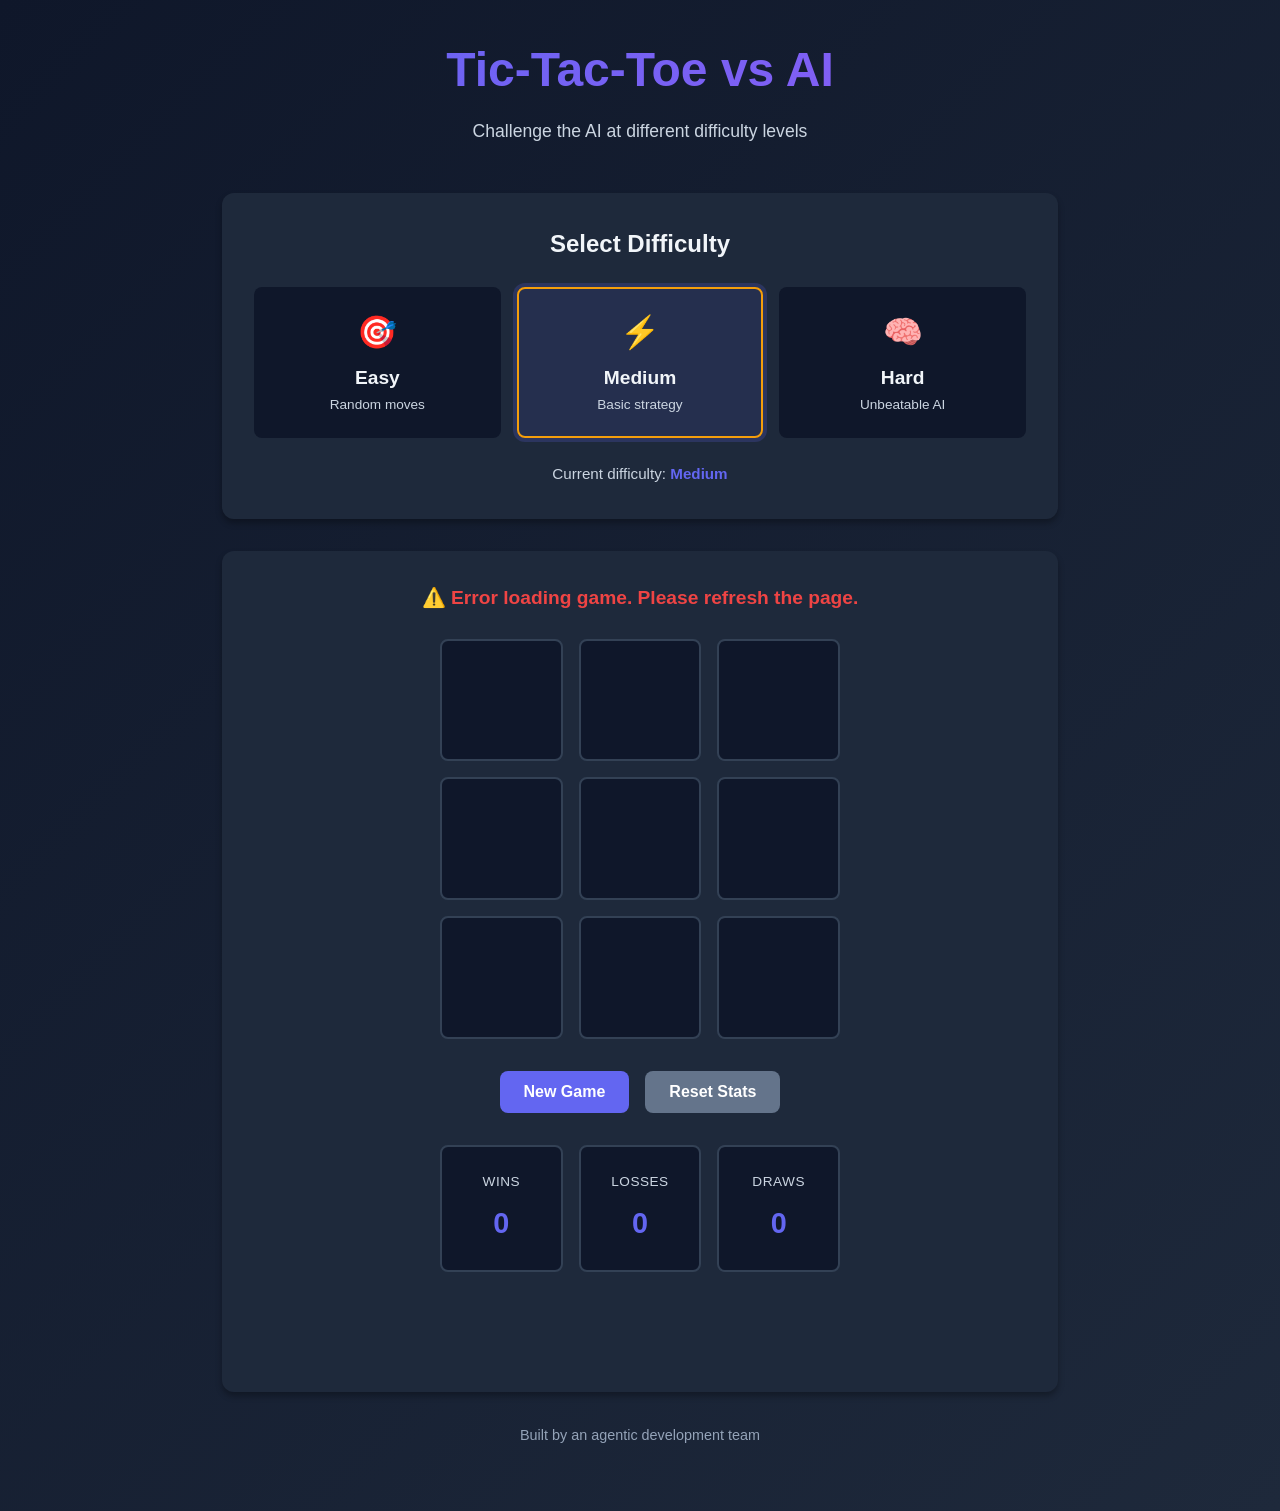
<file: index.html>
<!DOCTYPE html>
<html lang="en">
<head>
    <meta charset="UTF-8">
    <meta name="viewport" content="width=device-width, initial-scale=1.0">
    <title>Tic-Tac-Toe vs AI</title>
    <link rel="stylesheet" href="css/styles.css">
</head>
<body>
    <div class="container">
        <header>
            <h1>Tic-Tac-Toe vs AI</h1>
            <p class="subtitle">Challenge the AI at different difficulty levels</p>
        </header>

        <main>
            <!-- Difficulty Selector Component -->
            <section class="difficulty-selector" role="radiogroup" aria-labelledby="difficulty-label">
                <h2 id="difficulty-label">Select Difficulty</h2>
                <div class="difficulty-options">
                    <button 
                        type="button" 
                        class="difficulty-btn" 
                        data-difficulty="easy"
                        role="radio"
                        aria-checked="false"
                        aria-label="Easy difficulty - AI makes random moves"
                    >
                        <span class="difficulty-icon">🎯</span>
                        <span class="difficulty-name">Easy</span>
                        <span class="difficulty-desc">Random moves</span>
                    </button>
                    
                    <button 
                        type="button" 
                        class="difficulty-btn active" 
                        data-difficulty="medium"
                        role="radio"
                        aria-checked="true"
                        aria-label="Medium difficulty - AI uses basic strategy"
                    >
                        <span class="difficulty-icon">⚡</span>
                        <span class="difficulty-name">Medium</span>
                        <span class="difficulty-desc">Basic strategy</span>
                    </button>
                    
                    <button 
                        type="button" 
                        class="difficulty-btn" 
                        data-difficulty="hard"
                        role="radio"
                        aria-checked="false"
                        aria-label="Hard difficulty - AI uses optimal minimax algorithm"
                    >
                        <span class="difficulty-icon">🧠</span>
                        <span class="difficulty-name">Hard</span>
                        <span class="difficulty-desc">Unbeatable AI</span>
                    </button>
                </div>
                <p class="difficulty-info" id="difficulty-info" aria-live="polite">
                    Current difficulty: <strong id="current-difficulty">Medium</strong>
                </p>
            </section>

            <!-- Game Board -->
            <section class="game-section">
                <div class="game-status" aria-live="polite" aria-atomic="true">
                    <p id="status-message">Your turn (X)</p>
                </div>

                <div class="game-board" role="grid" aria-label="Tic-tac-toe game board">
                    <button class="cell" data-index="0" aria-label="Cell 1"></button>
                    <button class="cell" data-index="1" aria-label="Cell 2"></button>
                    <button class="cell" data-index="2" aria-label="Cell 3"></button>
                    <button class="cell" data-index="3" aria-label="Cell 4"></button>
                    <button class="cell" data-index="4" aria-label="Cell 5"></button>
                    <button class="cell" data-index="5" aria-label="Cell 6"></button>
                    <button class="cell" data-index="6" aria-label="Cell 7"></button>
                    <button class="cell" data-index="7" aria-label="Cell 8"></button>
                    <button class="cell" data-index="8" aria-label="Cell 9"></button>
                </div>

                <div class="game-controls">
                    <button id="new-game-btn" class="btn btn-primary">
                        New Game
                    </button>
                    <button id="reset-stats-btn" class="btn btn-secondary">
                        Reset Stats
                    </button>
                </div>

                <!-- Score Display -->
                <div class="scoreboard">
                    <div class="score-item">
                        <span class="score-label">Wins</span>
                        <span class="score-value" id="wins">0</span>
                    </div>
                    <div class="score-item">
                        <span class="score-label">Losses</span>
                        <span class="score-value" id="losses">0</span>
                    </div>
                    <div class="score-item">
                        <span class="score-label">Draws</span>
                        <span class="score-value" id="draws">0</span>
                    </div>
                </div>

                <!-- Streak Counter -->
                <div class="streak-counter" id="streak-counter" aria-live="polite" aria-atomic="true">
                    <div class="streak-current">
                        <span class="streak-icon">🔥</span>
                        <span class="streak-label">Streak</span>
                        <span class="streak-value" id="current-streak">0</span>
                    </div>
                    <div class="streak-best">
                        <span class="streak-icon">⭐</span>
                        <span class="streak-label">Best</span>
                        <span class="streak-value" id="best-streak">0</span>
                    </div>
                </div>
            </section>
        </main>

        <footer>
            <p>Built by an agentic development team</p>
        </footer>
    </div>

    <!-- Difficulty Change Modal -->
    <div id="difficulty-modal" class="modal" role="dialog" aria-labelledby="modal-title" aria-modal="true" hidden>
        <div class="modal-content">
            <h3 id="modal-title">Change Difficulty?</h3>
            <p>Changing difficulty will restart the current game. Continue?</p>
            <div class="modal-actions">
                <button id="modal-confirm" class="btn btn-primary">Yes, Change</button>
                <button id="modal-cancel" class="btn btn-secondary">Cancel</button>
            </div>
        </div>
    </div>

    <script type="module" src="js/main.js"></script>
</body>
</html>
</file>
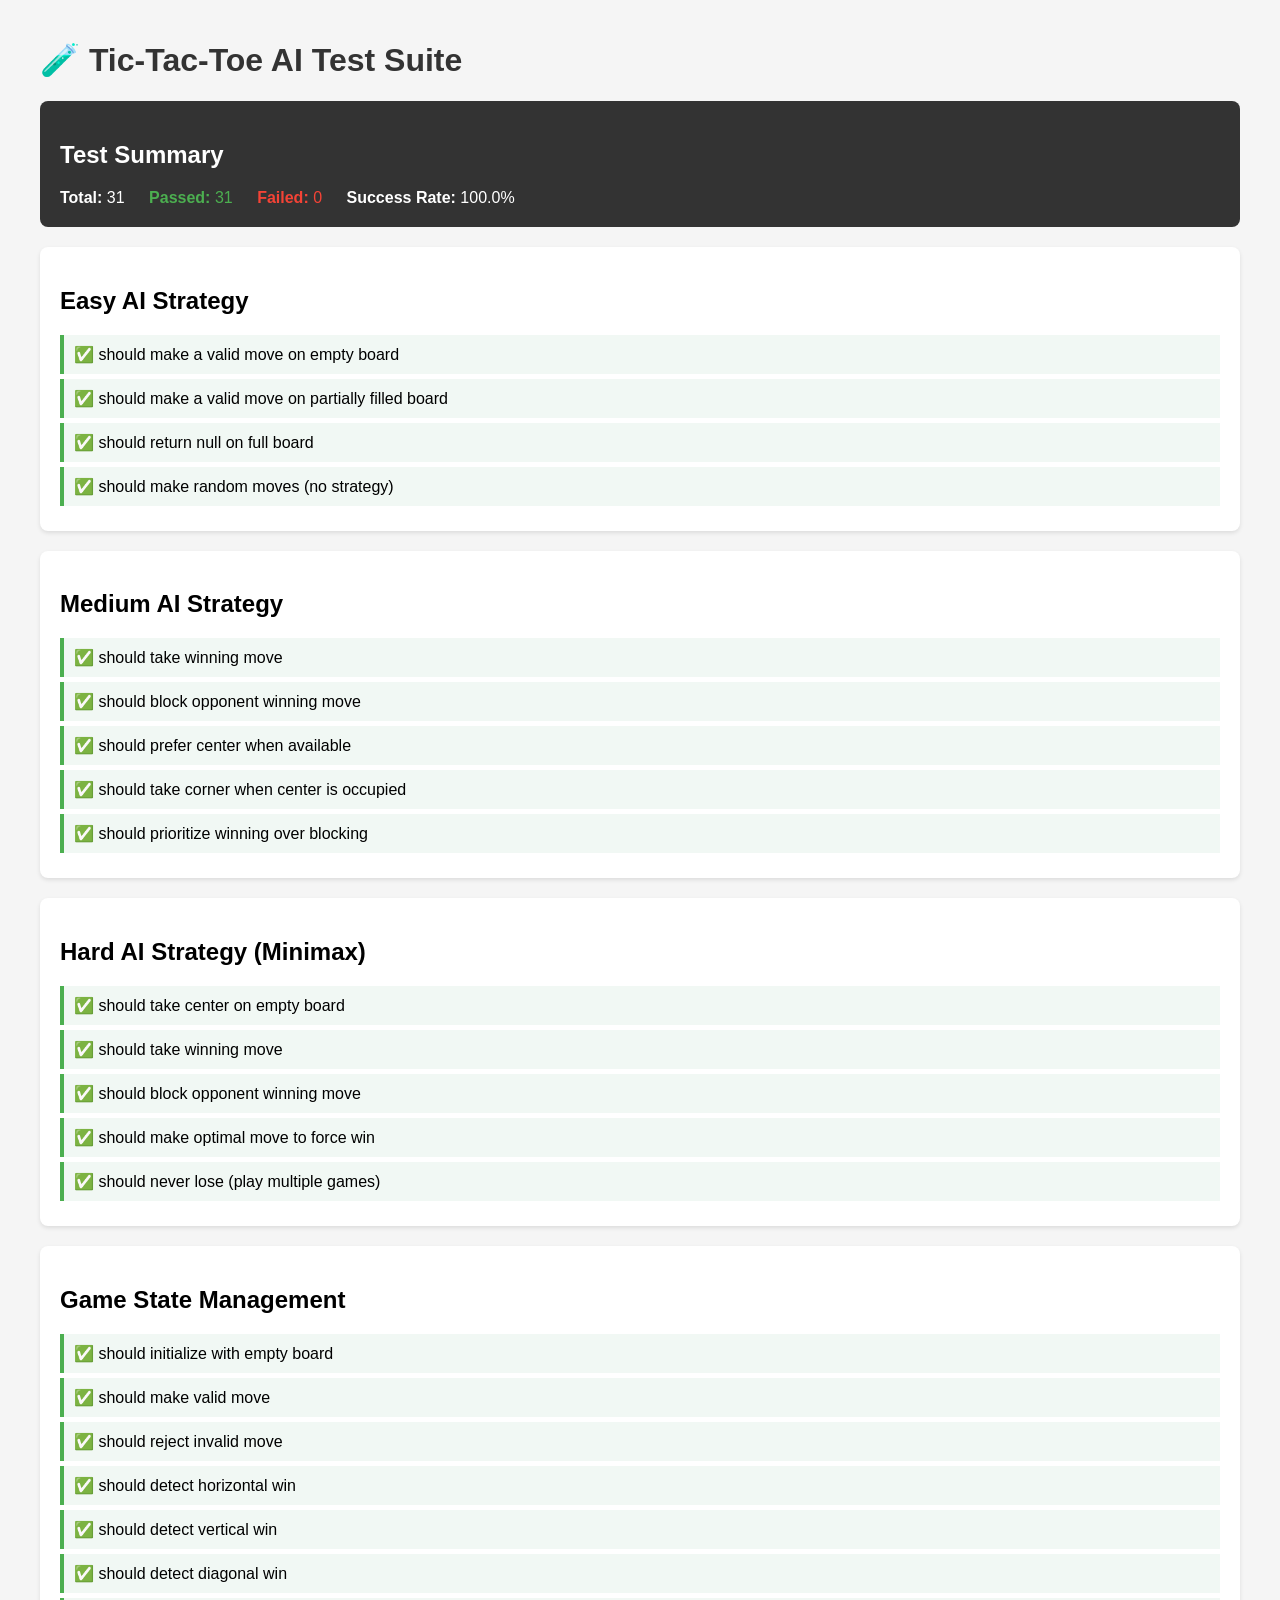
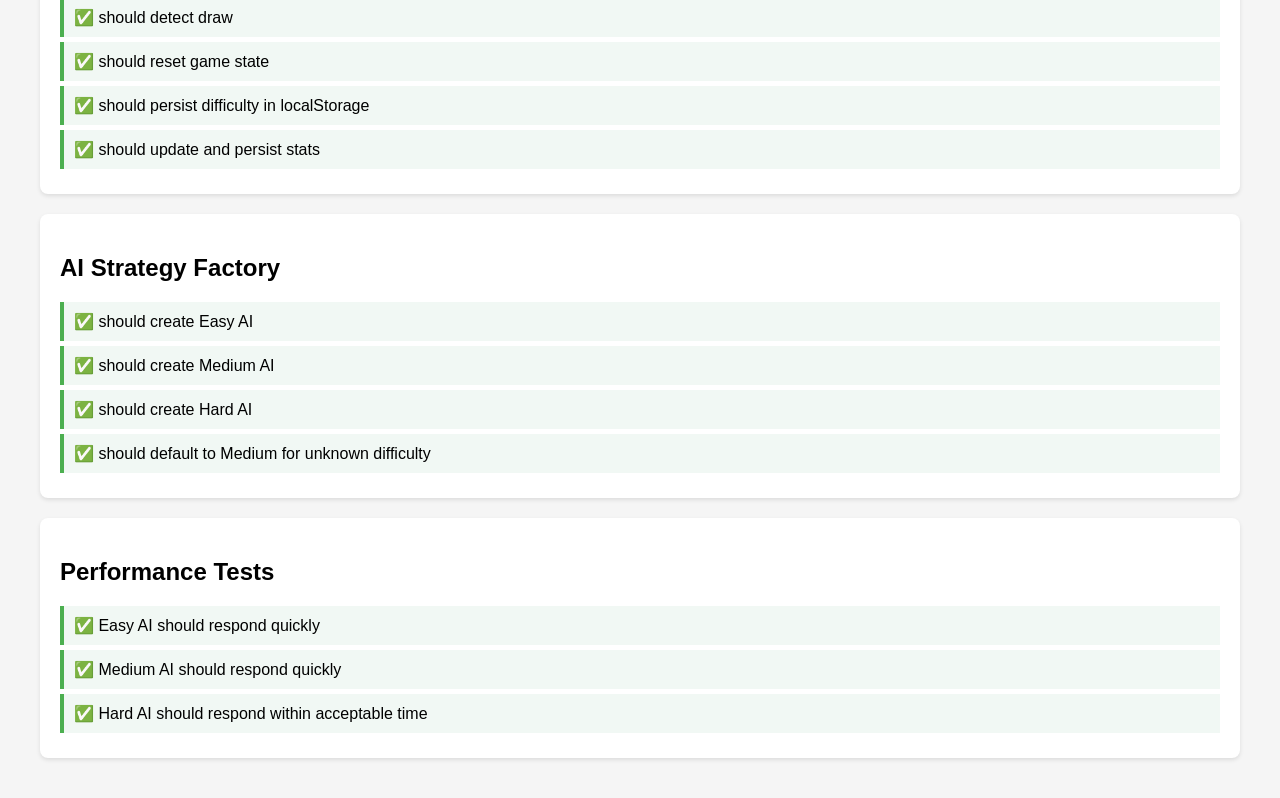
<file: tests/ai-strategies.test.html>
<!DOCTYPE html>
<html lang="en">
<head>
    <meta charset="UTF-8">
    <meta name="viewport" content="width=device-width, initial-scale=1.0">
    <title>Tic-Tac-Toe AI Tests</title>
    <style>
        body {
            font-family: -apple-system, BlinkMacSystemFont, 'Segoe UI', Roboto, sans-serif;
            max-width: 1200px;
            margin: 0 auto;
            padding: 20px;
            background: #f5f5f5;
        }
        h1 { color: #333; }
        .test-suite {
            background: white;
            border-radius: 8px;
            padding: 20px;
            margin-bottom: 20px;
            box-shadow: 0 2px 4px rgba(0,0,0,0.1);
        }
        .test-case {
            padding: 10px;
            margin: 5px 0;
            border-left: 4px solid #ddd;
            background: #fafafa;
        }
        .test-case.pass {
            border-left-color: #4caf50;
            background: #f1f8f4;
        }
        .test-case.fail {
            border-left-color: #f44336;
            background: #fef5f5;
        }
        .summary {
            background: #333;
            color: white;
            padding: 20px;
            border-radius: 8px;
            margin-bottom: 20px;
        }
        .summary-stat {
            display: inline-block;
            margin-right: 20px;
        }
        pre {
            background: #f5f5f5;
            padding: 10px;
            border-radius: 4px;
            overflow-x: auto;
        }
        .performance {
            background: #e3f2fd;
            padding: 15px;
            border-radius: 8px;
            margin-top: 10px;
        }
        .error { color: #f44336; }
        .success { color: #4caf50; }
    </style>
</head>
<body>
    <h1>🧪 Tic-Tac-Toe AI Test Suite</h1>
    <div id="summary" class="summary">
        <h2>Test Summary</h2>
        <div id="summary-content">Running tests...</div>
    </div>
    <div id="test-results"></div>

    <script type="module">
        import { AIStrategyFactory, EasyAI, MediumAI, HardAI } from '../js/ai-strategies.js';
        import { Game } from '../js/game.js';

        /**
         * Simple test framework
         */
        class TestRunner {
            constructor() {
                this.tests = [];
                this.passed = 0;
                this.failed = 0;
                this.suites = [];
            }

            suite(name, callback) {
                const suite = {
                    name,
                    tests: [],
                    beforeEach: null
                };
                this.suites.push(suite);
                
                const testContext = {
                    test: (testName, testFn) => {
                        suite.tests.push({ name: testName, fn: testFn });
                    },
                    beforeEach: (fn) => {
                        suite.beforeEach = fn;
                    }
                };

                callback(testContext);
            }

            async run() {
                const resultsDiv = document.getElementById('test-results');
                
                for (const suite of this.suites) {
                    const suiteDiv = document.createElement('div');
                    suiteDiv.className = 'test-suite';
                    suiteDiv.innerHTML = `<h2>${suite.name}</h2>`;
                    
                    for (const test of suite.tests) {
                        let testState = {};
                        if (suite.beforeEach) {
                            testState = suite.beforeEach();
                        }

                        const testDiv = document.createElement('div');
                        testDiv.className = 'test-case';
                        
                        try {
                            await test.fn(testState);
                            testDiv.classList.add('pass');
                            testDiv.innerHTML = `✅ ${test.name}`;
                            this.passed++;
                        } catch (error) {
                            testDiv.classList.add('fail');
                            testDiv.innerHTML = `
                                ❌ ${test.name}
                                <pre class="error">${error.message}</pre>
                            `;
                            this.failed++;
                        }
                        
                        suiteDiv.appendChild(testDiv);
                    }
                    
                    resultsDiv.appendChild(suiteDiv);
                }

                this.displaySummary();
            }

            displaySummary() {
                const total = this.passed + this.failed;
                const percentage = total > 0 ? ((this.passed / total) * 100).toFixed(1) : 0;
                
                document.getElementById('summary-content').innerHTML = `
                    <div class="summary-stat">
                        <strong>Total:</strong> ${total}
                    </div>
                    <div class="summary-stat success">
                        <strong>Passed:</strong> ${this.passed}
                    </div>
                    <div class="summary-stat error">
                        <strong>Failed:</strong> ${this.failed}
                    </div>
                    <div class="summary-stat">
                        <strong>Success Rate:</strong> ${percentage}%
                    </div>
                `;
            }
        }

        /**
         * Assertion helpers
         */
        function assert(condition, message = 'Assertion failed') {
            if (!condition) {
                throw new Error(message);
            }
        }

        function assertEqual(actual, expected, message) {
            if (actual !== expected) {
                throw new Error(
                    message || `Expected ${expected} but got ${actual}`
                );
            }
        }

        function assertNotNull(value, message = 'Value should not be null') {
            if (value === null || value === undefined) {
                throw new Error(message);
            }
        }

        function assertTrue(value, message = 'Value should be true') {
            if (value !== true) {
                throw new Error(message);
            }
        }

        function assertFalse(value, message = 'Value should be false') {
            if (value !== false) {
                throw new Error(message);
            }
        }

        /**
         * Test Suites
         */
        const runner = new TestRunner();

        // Easy AI Tests
        runner.suite('Easy AI Strategy', ({ test, beforeEach }) => {
            beforeEach(() => ({ ai: new EasyAI() }));

            test('should make a valid move on empty board', ({ ai }) => {
                const board = Array(9).fill(null);
                const move = ai.getMove(board);
                assertNotNull(move);
                assertTrue(move >= 0 && move <= 8);
                assertTrue(board[move] === null);
            });

            test('should make a valid move on partially filled board', ({ ai }) => {
                const board = ['X', 'O', null, 'X', null, null, null, null, 'O'];
                const move = ai.getMove(board);
                assertNotNull(move);
                assertTrue(board[move] === null);
            });

            test('should return null on full board', ({ ai }) => {
                const board = Array(9).fill('X');
                const move = ai.getMove(board);
                assertEqual(move, null);
            });

            test('should make random moves (no strategy)', ({ ai }) => {
                const board = [null, 'X', null, null, 'O', null, null, null, null];
                const moves = new Set();
                
                // Make multiple moves to verify randomness
                for (let i = 0; i < 20; i++) {
                    const move = ai.getMove(board);
                    moves.add(move);
                }
                
                // Should have made different moves
                assertTrue(moves.size > 1, 'AI should make random moves');
            });
        });

        // Medium AI Tests
        runner.suite('Medium AI Strategy', ({ test, beforeEach }) => {
            beforeEach(() => ({ ai: new MediumAI() }));

            test('should take winning move', ({ ai }) => {
                const board = ['O', 'O', null, 'X', 'X', null, null, null, null];
                const move = ai.getMove(board);
                assertEqual(move, 2, 'Should complete winning row');
            });

            test('should block opponent winning move', ({ ai }) => {
                const board = ['X', 'X', null, 'O', null, null, null, null, null];
                const move = ai.getMove(board);
                assertEqual(move, 2, 'Should block opponent win');
            });

            test('should prefer center when available', ({ ai }) => {
                const board = ['X', null, null, null, null, null, null, null, 'O'];
                const move = ai.getMove(board);
                assertEqual(move, 4, 'Should take center');
            });

            test('should take corner when center is occupied', ({ ai }) => {
                const board = [null, null, null, null, 'X', null, null, null, null];
                const move = ai.getMove(board);
                assertTrue([0, 2, 6, 8].includes(move), 'Should take a corner');
            });

            test('should prioritize winning over blocking', ({ ai }) => {
                const board = ['O', 'O', null, 'X', 'X', null, null, null, null];
                const move = ai.getMove(board);
                assertEqual(move, 2, 'Should take win instead of blocking');
            });
        });

        // Hard AI Tests
        runner.suite('Hard AI Strategy (Minimax)', ({ test, beforeEach }) => {
            beforeEach(() => ({ ai: new HardAI() }));

            test('should take center on empty board', ({ ai }) => {
                const board = Array(9).fill(null);
                const move = ai.getMove(board);
                assertEqual(move, 4, 'Should take center first');
            });

            test('should take winning move', ({ ai }) => {
                const board = ['O', 'O', null, 'X', 'X', null, null, null, null];
                const move = ai.getMove(board);
                assertEqual(move, 2, 'Should take immediate win');
            });

            test('should block opponent winning move', ({ ai }) => {
                const board = ['X', 'X', null, 'O', null, null, null, null, null];
                const move = ai.getMove(board);
                assertEqual(move, 2, 'Should block opponent win');
            });

            test('should make optimal move to force win', ({ ai }) => {
                const board = ['O', null, null, null, 'X', null, null, null, null];
                const move = ai.getMove(board);
                // Should make a move that sets up multiple win conditions
                assertNotNull(move);
                assertTrue(board[move] === null);
            });

            test('should never lose (play multiple games)', ({ ai }) => {
                // This test verifies the AI is truly unbeatable
                let aiLosses = 0;
                
                for (let game = 0; game < 10; game++) {
                    const board = Array(9).fill(null);
                    let currentPlayer = 'X'; // Human starts
                    let gameOver = false;
                    
                    while (!gameOver) {
                        let move;
                        
                        if (currentPlayer === 'O') {
                            move = ai.getMove(board);
                        } else {
                            // Simple opponent (take first available)
                            const empty = board.map((c, i) => c === null ? i : null).filter(i => i !== null);
                            if (empty.length === 0) break;
                            move = empty[0];
                        }
                        
                        if (move === null) break;
                        board[move] = currentPlayer;
                        
                        // Check win
                        if (ai.checkWin(board, 'X')) {
                            aiLosses++;
                            gameOver = true;
                        } else if (ai.checkWin(board, 'O') || ai.isBoardFull(board)) {
                            gameOver = true;
                        }
                        
                        currentPlayer = currentPlayer === 'X' ? 'O' : 'X';
                    }
                }
                
                assertEqual(aiLosses, 0, 'Hard AI should never lose');
            });
        });

        // Game State Tests
        runner.suite('Game State Management', ({ test, beforeEach }) => {
            beforeEach(() => ({ game: new Game() }));

            test('should initialize with empty board', ({ game }) => {
                const state = game.getState();
                assertTrue(state.board.every(cell => cell === null));
                assertEqual(state.currentPlayer, 'X');
                assertFalse(state.isGameOver);
            });

            test('should make valid move', ({ game }) => {
                const success = game.makeMove(0, 'X');
                assertTrue(success);
                assertEqual(game.board[0], 'X');
            });

            test('should reject invalid move', ({ game }) => {
                game.makeMove(0, 'X');
                const success = game.makeMove(0, 'O');
                assertFalse(success);
            });

            test('should detect horizontal win', ({ game }) => {
                game.board = ['X', 'X', 'X', 'O', 'O', null, null, null, null];
                game.checkGameOver();
                assertTrue(game.isGameOver);
                assertEqual(game.winner, 'X');
            });

            test('should detect vertical win', ({ game }) => {
                game.board = ['O', 'X', 'X', 'O', 'X', null, 'O', null, null];
                game.checkGameOver();
                assertTrue(game.isGameOver);
                assertEqual(game.winner, 'O');
            });

            test('should detect diagonal win', ({ game }) => {
                game.board = ['X', 'O', 'O', null, 'X', null, 'O', null, 'X'];
                game.checkGameOver();
                assertTrue(game.isGameOver);
                assertEqual(game.winner, 'X');
            });

            test('should detect draw', ({ game }) => {
                game.board = ['X', 'O', 'X', 'O', 'X', 'O', 'O', 'X', 'O'];
                game.checkGameOver();
                assertTrue(game.isGameOver);
                assertEqual(game.winner, 'draw');
            });

            test('should reset game state', ({ game }) => {
                game.board = ['X', 'O', 'X', null, null, null, null, null, null];
                game.reset();
                assertTrue(game.board.every(cell => cell === null));
                assertFalse(game.isGameOver);
            });

            test('should persist difficulty in localStorage', ({ game }) => {
                game.saveDifficulty('hard');
                assertEqual(localStorage.getItem('tic-tac-toe-difficulty'), 'hard');
                
                const newGame = new Game();
                assertEqual(newGame.difficulty, 'hard');
            });

            test('should update and persist stats', ({ game }) => {
                game.stats = { wins: 5, losses: 3, draws: 2 };
                game.saveStats();
                
                const newGame = new Game();
                assertEqual(newGame.stats.wins, 5);
                assertEqual(newGame.stats.losses, 3);
                assertEqual(newGame.stats.draws, 2);
            });
        });

        // AI Strategy Factory Tests
        runner.suite('AI Strategy Factory', ({ test }) => {
            test('should create Easy AI', () => {
                const ai = AIStrategyFactory.create('easy');
                assertTrue(ai instanceof EasyAI);
            });

            test('should create Medium AI', () => {
                const ai = AIStrategyFactory.create('medium');
                assertTrue(ai instanceof MediumAI);
            });

            test('should create Hard AI', () => {
                const ai = AIStrategyFactory.create('hard');
                assertTrue(ai instanceof HardAI);
            });

            test('should default to Medium for unknown difficulty', () => {
                const ai = AIStrategyFactory.create('unknown');
                assertTrue(ai instanceof MediumAI);
            });
        });

        // Performance Tests
        runner.suite('Performance Tests', ({ test }) => {
            test('Easy AI should respond quickly', () => {
                const ai = new EasyAI();
                const board = ['X', 'O', null, null, 'X', null, 'O', null, null];
                
                const start = performance.now();
                for (let i = 0; i < 1000; i++) {
                    ai.getMove(board);
                }
                const elapsed = performance.now() - start;
                
                assertTrue(elapsed < 100, `Easy AI took ${elapsed}ms for 1000 moves`);
            });

            test('Medium AI should respond quickly', () => {
                const ai = new MediumAI();
                const board = ['X', 'O', null, null, 'X', null, 'O', null, null];
                
                const start = performance.now();
                for (let i = 0; i < 1000; i++) {
                    ai.getMove(board);
                }
                const elapsed = performance.now() - start;
                
                assertTrue(elapsed < 500, `Medium AI took ${elapsed}ms for 1000 moves`);
            });

            test('Hard AI should respond within acceptable time', () => {
                const ai = new HardAI();
                const board = ['X', 'O', null, null, 'X', null, 'O', null, null];
                
                const start = performance.now();
                ai.getMove(board);
                const elapsed = performance.now() - start;
                
                assertTrue(elapsed < 500, `Hard AI took ${elapsed}ms for single move`);
            });
        });

        // Run all tests
        console.log('🚀 Starting test suite...');
        await runner.run();
        console.log('✅ All tests complete!');
    </script>
</body>
</html>
</file>
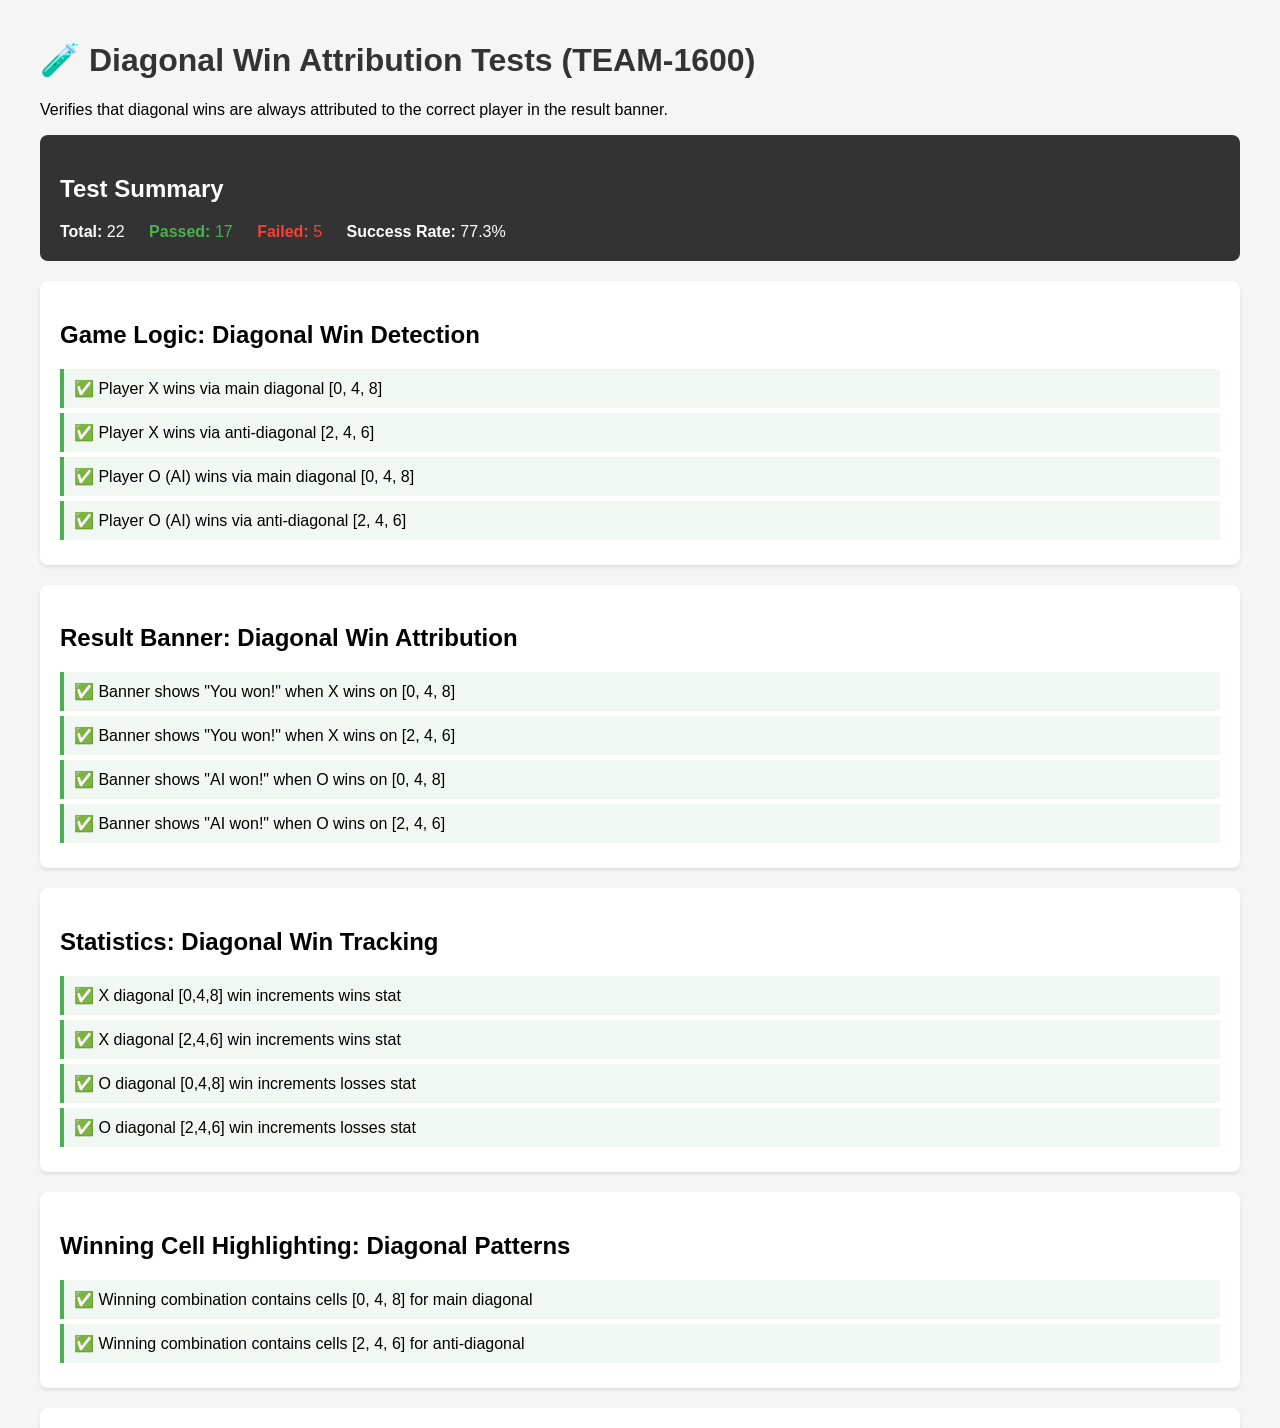
<file: tests/diagonal-win.test.html>
<!DOCTYPE html>
<html lang="en">
<head>
    <meta charset="UTF-8">
    <meta name="viewport" content="width=device-width, initial-scale=1.0">
    <title>Diagonal Win Attribution Tests (TEAM-1600)</title>
    <style>
        body {
            font-family: -apple-system, BlinkMacSystemFont, 'Segoe UI', Roboto, sans-serif;
            max-width: 1200px;
            margin: 0 auto;
            padding: 20px;
            background: #f5f5f5;
        }
        h1 { color: #333; }
        .test-suite {
            background: white;
            border-radius: 8px;
            padding: 20px;
            margin-bottom: 20px;
            box-shadow: 0 2px 4px rgba(0,0,0,0.1);
        }
        .test-case {
            padding: 10px;
            margin: 5px 0;
            border-left: 4px solid #ddd;
            background: #fafafa;
        }
        .test-case.pass {
            border-left-color: #4caf50;
            background: #f1f8f4;
        }
        .test-case.fail {
            border-left-color: #f44336;
            background: #fef5f5;
        }
        .summary {
            background: #333;
            color: white;
            padding: 20px;
            border-radius: 8px;
            margin-bottom: 20px;
        }
        .summary-stat {
            display: inline-block;
            margin-right: 20px;
        }
        pre {
            background: #f5f5f5;
            padding: 10px;
            border-radius: 4px;
            overflow-x: auto;
        }
        .error { color: #f44336; }
        .success { color: #4caf50; }
        /* Hide game UI elements used for testing */
        .game-container { display: none; }
    </style>
</head>
<body>
    <h1>🧪 Diagonal Win Attribution Tests (TEAM-1600)</h1>
    <p>Verifies that diagonal wins are always attributed to the correct player in the result banner.</p>
    <div id="summary" class="summary">
        <h2>Test Summary</h2>
        <div id="summary-content">Running tests...</div>
    </div>
    <div id="test-results"></div>

    <!-- Minimal DOM structure required by UIController -->
    <div class="game-container">
        <div id="status-message">Your turn (X)</div>
        <div class="board">
            <button class="cell" data-index="0"></button>
            <button class="cell" data-index="1"></button>
            <button class="cell" data-index="2"></button>
            <button class="cell" data-index="3"></button>
            <button class="cell" data-index="4"></button>
            <button class="cell" data-index="5"></button>
            <button class="cell" data-index="6"></button>
            <button class="cell" data-index="7"></button>
            <button class="cell" data-index="8"></button>
        </div>
        <button id="new-game-btn">New Game</button>
        <button id="reset-stats-btn">Reset Stats</button>
        <div>
            <button class="difficulty-btn" data-difficulty="easy">Easy</button>
            <button class="difficulty-btn" data-difficulty="medium">Medium</button>
            <button class="difficulty-btn" data-difficulty="hard">Hard</button>
        </div>
        <span id="current-difficulty">Medium</span>
        <span id="wins">0</span>
        <span id="losses">0</span>
        <span id="draws">0</span>
        <div id="difficulty-modal" hidden aria-hidden="true">
            <button id="modal-confirm">Confirm</button>
            <button id="modal-cancel">Cancel</button>
        </div>
    </div>

    <script type="module">
        import { Game } from '../js/game.js';
        import { UIController } from '../js/ui.js';

        /**
         * Simple test framework
         */
        class TestRunner {
            constructor() {
                this.passed = 0;
                this.failed = 0;
                this.suites = [];
            }

            suite(name, callback) {
                const suite = { name, tests: [], beforeEach: null };
                this.suites.push(suite);
                const ctx = {
                    test: (testName, testFn) => suite.tests.push({ name: testName, fn: testFn }),
                    beforeEach: (fn) => { suite.beforeEach = fn; }
                };
                callback(ctx);
            }

            async run() {
                const resultsDiv = document.getElementById('test-results');
                for (const suite of this.suites) {
                    const suiteDiv = document.createElement('div');
                    suiteDiv.className = 'test-suite';
                    suiteDiv.innerHTML = `<h2>${suite.name}</h2>`;
                    for (const test of suite.tests) {
                        let testState = {};
                        if (suite.beforeEach) testState = suite.beforeEach();
                        const testDiv = document.createElement('div');
                        testDiv.className = 'test-case';
                        try {
                            await test.fn(testState);
                            testDiv.classList.add('pass');
                            testDiv.innerHTML = `✅ ${test.name}`;
                            this.passed++;
                        } catch (error) {
                            testDiv.classList.add('fail');
                            testDiv.innerHTML = `❌ ${test.name}<pre class="error">${error.message}</pre>`;
                            this.failed++;
                        }
                        suiteDiv.appendChild(testDiv);
                    }
                    resultsDiv.appendChild(suiteDiv);
                }
                this.displaySummary();
            }

            displaySummary() {
                const total = this.passed + this.failed;
                const pct = total > 0 ? ((this.passed / total) * 100).toFixed(1) : 0;
                document.getElementById('summary-content').innerHTML = `
                    <div class="summary-stat"><strong>Total:</strong> ${total}</div>
                    <div class="summary-stat success"><strong>Passed:</strong> ${this.passed}</div>
                    <div class="summary-stat error"><strong>Failed:</strong> ${this.failed}</div>
                    <div class="summary-stat"><strong>Success Rate:</strong> ${pct}%</div>
                `;
            }
        }

        function assertEqual(actual, expected, msg) {
            if (actual !== expected) throw new Error(msg || `Expected "${expected}" but got "${actual}"`);
        }
        function assertTrue(val, msg) { if (val !== true) throw new Error(msg || 'Expected true'); }
        function assertArrayEqual(actual, expected, msg) {
            if (JSON.stringify(actual) !== JSON.stringify(expected))
                throw new Error(msg || `Expected [${expected}] but got [${actual}]`);
        }

        const runner = new TestRunner();

        // ===== Suite 1: Game Logic — Diagonal Win Detection =====
        runner.suite('Game Logic: Diagonal Win Detection', ({ test, beforeEach }) => {
            beforeEach(() => ({ game: new Game() }));

            test('Player X wins via main diagonal [0, 4, 8]', ({ game }) => {
                game.makeMove(0, 'X');
                game.makeMove(1, 'O');
                game.makeMove(4, 'X');
                game.makeMove(2, 'O');
                game.makeMove(8, 'X'); // X completes diagonal [0,4,8]

                assertTrue(game.isGameOver, 'Game should be over');
                assertEqual(game.winner, 'X', 'Winner should be X for diagonal [0,4,8]');
                assertArrayEqual(game.winningCombination, [0, 4, 8],
                    'Winning combination should be [0, 4, 8]');
            });

            test('Player X wins via anti-diagonal [2, 4, 6]', ({ game }) => {
                game.makeMove(2, 'X');
                game.makeMove(0, 'O');
                game.makeMove(4, 'X');
                game.makeMove(1, 'O');
                game.makeMove(6, 'X'); // X completes diagonal [2,4,6]

                assertTrue(game.isGameOver, 'Game should be over');
                assertEqual(game.winner, 'X', 'Winner should be X for diagonal [2,4,6]');
                assertArrayEqual(game.winningCombination, [2, 4, 6],
                    'Winning combination should be [2, 4, 6]');
            });

            test('Player O (AI) wins via main diagonal [0, 4, 8]', ({ game }) => {
                game.makeMove(1, 'X');
                game.makeMove(0, 'O');
                game.makeMove(2, 'X');
                game.makeMove(4, 'O');
                game.makeMove(6, 'X');
                game.makeMove(8, 'O'); // O completes diagonal [0,4,8]

                assertTrue(game.isGameOver, 'Game should be over');
                assertEqual(game.winner, 'O', 'Winner should be O for diagonal [0,4,8]');
                assertArrayEqual(game.winningCombination, [0, 4, 8],
                    'Winning combination should be [0, 4, 8]');
            });

            test('Player O (AI) wins via anti-diagonal [2, 4, 6]', ({ game }) => {
                game.makeMove(0, 'X');
                game.makeMove(2, 'O');
                game.makeMove(1, 'X');
                game.makeMove(4, 'O');
                game.makeMove(8, 'X');
                game.makeMove(6, 'O'); // O completes diagonal [2,4,6]

                assertTrue(game.isGameOver, 'Game should be over');
                assertEqual(game.winner, 'O', 'Winner should be O for diagonal [2,4,6]');
                assertArrayEqual(game.winningCombination, [2, 4, 6],
                    'Winning combination should be [2, 4, 6]');
            });
        });

        // ===== Suite 2: Result Banner Attribution =====
        runner.suite('Result Banner: Diagonal Win Attribution', ({ test, beforeEach }) => {
            beforeEach(() => ({ game: new Game() }));

            /**
             * Helper: simulates what updateStatusMessage() would display
             */
            function getBannerText(game) {
                const state = game.getState();
                if (state.isGameOver) {
                    if (state.winner === 'X') return '🎉 You won!';
                    if (state.winner === 'O') return '😔 AI won!';
                    return "🤝 It's a draw!";
                }
                return state.currentPlayer === 'X' ? 'Your turn (X)' : "AI's turn (O)";
            }

            test('Banner shows "You won!" when X wins on [0, 4, 8]', ({ game }) => {
                game.makeMove(0, 'X');
                game.makeMove(1, 'O');
                game.makeMove(4, 'X');
                game.makeMove(2, 'O');
                game.makeMove(8, 'X');

                assertEqual(getBannerText(game), '🎉 You won!',
                    'Banner should show "You won!" for X diagonal [0,4,8] win');
            });

            test('Banner shows "You won!" when X wins on [2, 4, 6]', ({ game }) => {
                game.makeMove(2, 'X');
                game.makeMove(0, 'O');
                game.makeMove(4, 'X');
                game.makeMove(1, 'O');
                game.makeMove(6, 'X');

                assertEqual(getBannerText(game), '🎉 You won!',
                    'Banner should show "You won!" for X diagonal [2,4,6] win');
            });

            test('Banner shows "AI won!" when O wins on [0, 4, 8]', ({ game }) => {
                game.makeMove(1, 'X');
                game.makeMove(0, 'O');
                game.makeMove(2, 'X');
                game.makeMove(4, 'O');
                game.makeMove(6, 'X');
                game.makeMove(8, 'O');

                assertEqual(getBannerText(game), '😔 AI won!',
                    'Banner should show "AI won!" for O diagonal [0,4,8] win');
            });

            test('Banner shows "AI won!" when O wins on [2, 4, 6]', ({ game }) => {
                game.makeMove(0, 'X');
                game.makeMove(2, 'O');
                game.makeMove(1, 'X');
                game.makeMove(4, 'O');
                game.makeMove(8, 'X');
                game.makeMove(6, 'O');

                assertEqual(getBannerText(game), '😔 AI won!',
                    'Banner should show "AI won!" for O diagonal [2,4,6] win');
            });
        });

        // ===== Suite 3: Game Statistics for Diagonal Wins =====
        runner.suite('Statistics: Diagonal Win Tracking', ({ test, beforeEach }) => {
            beforeEach(() => ({ game: new Game() }));

            test('X diagonal [0,4,8] win increments wins stat', ({ game }) => {
                const initialWins = game.stats.wins;
                game.makeMove(0, 'X');
                game.makeMove(1, 'O');
                game.makeMove(4, 'X');
                game.makeMove(2, 'O');
                game.makeMove(8, 'X');

                assertEqual(game.stats.wins, initialWins + 1,
                    'Wins should increment by 1 for X diagonal win');
            });

            test('X diagonal [2,4,6] win increments wins stat', ({ game }) => {
                const initialWins = game.stats.wins;
                game.makeMove(2, 'X');
                game.makeMove(0, 'O');
                game.makeMove(4, 'X');
                game.makeMove(1, 'O');
                game.makeMove(6, 'X');

                assertEqual(game.stats.wins, initialWins + 1,
                    'Wins should increment by 1 for X anti-diagonal win');
            });

            test('O diagonal [0,4,8] win increments losses stat', ({ game }) => {
                const initialLosses = game.stats.losses;
                game.makeMove(1, 'X');
                game.makeMove(0, 'O');
                game.makeMove(2, 'X');
                game.makeMove(4, 'O');
                game.makeMove(6, 'X');
                game.makeMove(8, 'O');

                assertEqual(game.stats.losses, initialLosses + 1,
                    'Losses should increment by 1 for O diagonal win');
            });

            test('O diagonal [2,4,6] win increments losses stat', ({ game }) => {
                const initialLosses = game.stats.losses;
                game.makeMove(0, 'X');
                game.makeMove(2, 'O');
                game.makeMove(1, 'X');
                game.makeMove(4, 'O');
                game.makeMove(8, 'X');
                game.makeMove(6, 'O');

                assertEqual(game.stats.losses, initialLosses + 1,
                    'Losses should increment by 1 for O anti-diagonal win');
            });
        });

        // ===== Suite 4: Winning Cell Highlighting =====
        runner.suite('Winning Cell Highlighting: Diagonal Patterns', ({ test, beforeEach }) => {
            beforeEach(() => ({ game: new Game() }));

            test('Winning combination contains cells [0, 4, 8] for main diagonal', ({ game }) => {
                game.makeMove(0, 'X');
                game.makeMove(1, 'O');
                game.makeMove(4, 'X');
                game.makeMove(2, 'O');
                game.makeMove(8, 'X');

                const combo = game.winningCombination;
                assertTrue(combo.includes(0) && combo.includes(4) && combo.includes(8),
                    'Winning combination must include cells 0, 4, 8');
                assertEqual(combo.length, 3, 'Winning combination must have exactly 3 cells');
            });

            test('Winning combination contains cells [2, 4, 6] for anti-diagonal', ({ game }) => {
                game.makeMove(2, 'X');
                game.makeMove(0, 'O');
                game.makeMove(4, 'X');
                game.makeMove(1, 'O');
                game.makeMove(6, 'X');

                const combo = game.winningCombination;
                assertTrue(combo.includes(2) && combo.includes(4) && combo.includes(6),
                    'Winning combination must include cells 2, 4, 6');
                assertEqual(combo.length, 3, 'Winning combination must have exactly 3 cells');
            });
        });

        // ===== Suite 5: Async Race Condition — AI Move After Reset =====
        runner.suite('Race Condition: Stale AI Move After Reset (Root Cause)', ({ test }) => {

            test('gameEpoch is initialized to 0', () => {
                const ui = new UIController();
                assertEqual(ui.gameEpoch, 0, 'gameEpoch should start at 0');
            });

            test('handleNewGame increments gameEpoch', () => {
                const ui = new UIController();
                ui.handleNewGame();
                assertEqual(ui.gameEpoch, 1, 'gameEpoch should be 1 after first reset');
                ui.handleNewGame();
                assertEqual(ui.gameEpoch, 2, 'gameEpoch should be 2 after second reset');
            });

            test('handleNewGame resets isAIThinking to false', () => {
                const ui = new UIController();
                ui.isAIThinking = true;
                ui.handleNewGame();
                assertEqual(ui.isAIThinking, false,
                    'isAIThinking should be false after handleNewGame()');
            });

            test('Stale AI move is discarded after game reset', async () => {
                const ui = new UIController();

                // Human makes a move to set up AI turn
                ui.game.makeMove(0, 'X');

                // Start AI move (300ms delay)
                const aiPromise = ui.makeAIMove();

                // Reset game during delay
                ui.handleNewGame();

                // Wait for stale AI move promise to resolve
                await aiPromise;

                // Board must be empty — stale move discarded
                const state = ui.game.getState();
                const hasMove = state.board.some(c => c !== null);
                assertEqual(hasMove, false,
                    'Board should be empty — stale AI move must be discarded after reset. ' +
                    'Got: [' + state.board.join(',') + ']');
            });

            test('Diagonal win after reset is attributed to correct player', async () => {
                const ui = new UIController();

                // Start a game and trigger AI thinking
                ui.game.makeMove(4, 'X');
                const aiPromise = ui.makeAIMove();

                // Reset during AI thinking
                ui.handleNewGame();
                await aiPromise;

                // Play a new game where X wins on diagonal [0, 4, 8]
                ui.game.makeMove(0, 'X');
                ui.game.makeMove(1, 'O');
                ui.game.makeMove(4, 'X');
                ui.game.makeMove(2, 'O');
                ui.game.makeMove(8, 'X');

                assertEqual(ui.game.winner, 'X',
                    'After reset + new game, X diagonal win should be attributed to X');
                assertEqual(ui.game.isGameOver, true,
                    'Game should be over after diagonal win');
            });

            test('AI diagonal win after reset is attributed to O', async () => {
                const ui = new UIController();

                // Start a game and trigger AI thinking
                ui.game.makeMove(0, 'X');
                const aiPromise = ui.makeAIMove();

                // Reset during AI thinking
                ui.handleNewGame();
                await aiPromise;

                // Play a new game where O wins on diagonal [2, 4, 6]
                ui.game.makeMove(0, 'X');
                ui.game.makeMove(2, 'O');
                ui.game.makeMove(1, 'X');
                ui.game.makeMove(4, 'O');
                ui.game.makeMove(8, 'X');
                ui.game.makeMove(6, 'O');

                assertEqual(ui.game.winner, 'O',
                    'After reset + new game, O diagonal win should be attributed to O');
            });

            test('Status message shows correct winner after AI move completes diagonal', async () => {
                const ui = new UIController();

                // Set up board where AI's next move will complete diagonal [0,4,8]
                // O has cells 0, 4 — needs cell 8 to win
                // X has cells 1, 2, 6
                ui.game.board = ['O', 'X', 'X', null, 'O', null, 'X', null, null];
                ui.game.currentPlayer = 'O';
                ui.game.moveHistory = [
                    {index: 1, player: 'X'}, {index: 0, player: 'O'},
                    {index: 2, player: 'X'}, {index: 4, player: 'O'},
                    {index: 6, player: 'X'}
                ];

                // Override getAIMove to return cell 8 (completing diagonal)
                ui.game.getAIMove = () => 8;

                await ui.makeAIMove();

                assertEqual(ui.game.winner, 'O',
                    'O should be the winner after AI completes diagonal [0,4,8]');
                const statusText = document.getElementById('status-message').textContent;
                assertEqual(statusText, '😔 AI won!',
                    'Status message should show "AI won!" but got: ' + statusText);
            });

            test('Status message shows correct winner when X completes diagonal via click', async () => {
                const ui = new UIController();

                // Set up board where X needs cell 8 to win diagonal [0,4,8]
                // X has cells 0, 4 — needs 8
                // O has cells 1, 3
                ui.game.board = ['X', 'O', null, 'O', 'X', null, null, null, null];
                ui.game.currentPlayer = 'X';
                ui.game.moveHistory = [
                    {index: 0, player: 'X'}, {index: 1, player: 'O'},
                    {index: 4, player: 'X'}, {index: 3, player: 'O'}
                ];

                // Human clicks cell 8
                await ui.handleCellClick(8);

                assertEqual(ui.game.winner, 'X',
                    'X should be winner after completing diagonal [0,4,8]');
                const statusText = document.getElementById('status-message').textContent;
                assertEqual(statusText, '🎉 You won!',
                    'Status message should show "You won!" but got: ' + statusText);
            });
        });

        // Run all tests
        console.log('🚀 Starting diagonal win attribution tests...');
        await runner.run();
        console.log('✅ All tests complete!');
    </script>
</body>
</html>
</file>
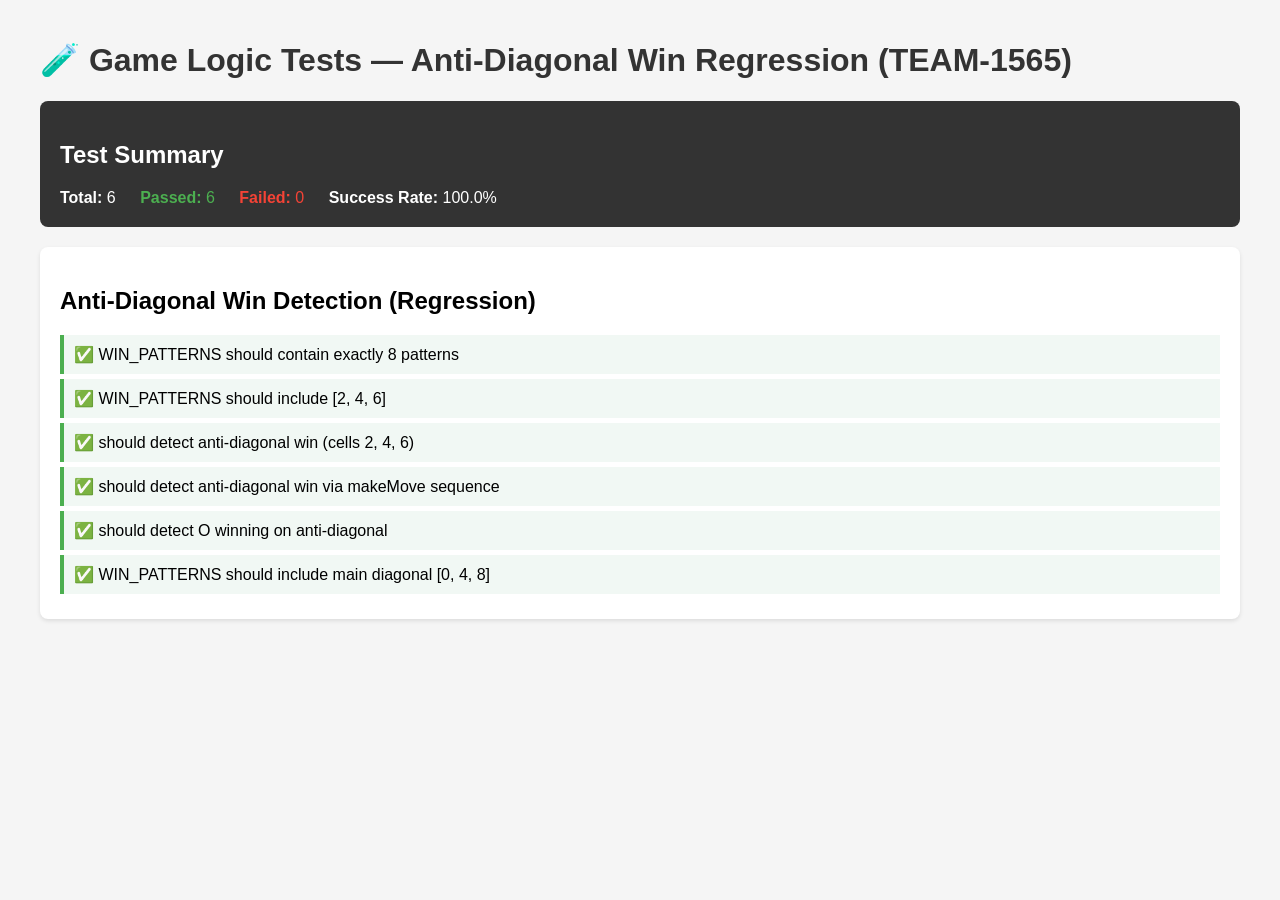
<file: tests/game.test.html>
<!DOCTYPE html>
<html lang="en">
<head>
    <meta charset="UTF-8">
    <meta name="viewport" content="width=device-width, initial-scale=1.0">
    <title>Tic-Tac-Toe Game Logic Tests - Anti-Diagonal Regression</title>
    <style>
        body {
            font-family: -apple-system, BlinkMacSystemFont, 'Segoe UI', Roboto, sans-serif;
            max-width: 1200px;
            margin: 0 auto;
            padding: 20px;
            background: #f5f5f5;
        }
        h1 { color: #333; }
        .test-suite {
            background: white;
            border-radius: 8px;
            padding: 20px;
            margin-bottom: 20px;
            box-shadow: 0 2px 4px rgba(0,0,0,0.1);
        }
        .test-case {
            padding: 10px;
            margin: 5px 0;
            border-left: 4px solid #ddd;
            background: #fafafa;
        }
        .test-case.pass {
            border-left-color: #4caf50;
            background: #f1f8f4;
        }
        .test-case.fail {
            border-left-color: #f44336;
            background: #fef5f5;
        }
        .summary {
            background: #333;
            color: white;
            padding: 20px;
            border-radius: 8px;
            margin-bottom: 20px;
        }
        .summary-stat {
            display: inline-block;
            margin-right: 20px;
        }
        pre {
            background: #f5f5f5;
            padding: 10px;
            border-radius: 4px;
            overflow-x: auto;
        }
        .error { color: #f44336; }
        .success { color: #4caf50; }
    </style>
</head>
<body>
    <h1>🧪 Game Logic Tests — Anti-Diagonal Win Regression (TEAM-1565)</h1>
    <div id="summary" class="summary">
        <h2>Test Summary</h2>
        <div id="summary-content">Running tests...</div>
    </div>
    <div id="test-results"></div>

    <script type="module">
        import { Game } from '../js/game.js';

        /**
         * Simple test framework (same pattern as ai-strategies.test.html)
         */
        class TestRunner {
            constructor() {
                this.tests = [];
                this.passed = 0;
                this.failed = 0;
                this.suites = [];
            }

            suite(name, callback) {
                const suite = {
                    name,
                    tests: [],
                    beforeEach: null
                };
                this.suites.push(suite);

                const testContext = {
                    test: (testName, testFn) => {
                        suite.tests.push({ name: testName, fn: testFn });
                    },
                    beforeEach: (fn) => {
                        suite.beforeEach = fn;
                    }
                };

                callback(testContext);
            }

            async run() {
                const resultsDiv = document.getElementById('test-results');

                for (const suite of this.suites) {
                    const suiteDiv = document.createElement('div');
                    suiteDiv.className = 'test-suite';
                    suiteDiv.innerHTML = `<h2>${suite.name}</h2>`;

                    for (const test of suite.tests) {
                        let testState = {};
                        if (suite.beforeEach) {
                            testState = suite.beforeEach();
                        }

                        const testDiv = document.createElement('div');
                        testDiv.className = 'test-case';

                        try {
                            await test.fn(testState);
                            testDiv.classList.add('pass');
                            testDiv.innerHTML = `✅ ${test.name}`;
                            this.passed++;
                        } catch (error) {
                            testDiv.classList.add('fail');
                            testDiv.innerHTML = `
                                ❌ ${test.name}
                                <pre class="error">${error.message}</pre>
                            `;
                            this.failed++;
                        }

                        suiteDiv.appendChild(testDiv);
                    }

                    resultsDiv.appendChild(suiteDiv);
                }

                this.displaySummary();
            }

            displaySummary() {
                const total = this.passed + this.failed;
                const percentage = total > 0 ? ((this.passed / total) * 100).toFixed(1) : 0;

                document.getElementById('summary-content').innerHTML = `
                    <div class="summary-stat">
                        <strong>Total:</strong> ${total}
                    </div>
                    <div class="summary-stat success">
                        <strong>Passed:</strong> ${this.passed}
                    </div>
                    <div class="summary-stat error">
                        <strong>Failed:</strong> ${this.failed}
                    </div>
                    <div class="summary-stat">
                        <strong>Success Rate:</strong> ${percentage}%
                    </div>
                `;
            }
        }

        /**
         * Assertion helpers
         */
        function assert(condition, message = 'Assertion failed') {
            if (!condition) {
                throw new Error(message);
            }
        }

        function assertEqual(actual, expected, message) {
            if (actual !== expected) {
                throw new Error(
                    message || `Expected ${expected} but got ${actual}`
                );
            }
        }

        function assertTrue(value, message = 'Value should be true') {
            if (value !== true) {
                throw new Error(message);
            }
        }

        function assertFalse(value, message = 'Value should be false') {
            if (value !== false) {
                throw new Error(message);
            }
        }

        function assertArrayIncludes(arr, target, message) {
            const found = arr.some(item =>
                Array.isArray(item) &&
                item.length === target.length &&
                item.every((val, idx) => val === target[idx])
            );
            if (!found) {
                throw new Error(
                    message || `Array does not include [${target}]`
                );
            }
        }

        /**
         * Test Suites
         */
        const runner = new TestRunner();

        // Anti-Diagonal Win Detection Regression Tests
        runner.suite('Anti-Diagonal Win Detection (Regression)', ({ test, beforeEach }) => {
            beforeEach(() => ({ game: new Game() }));

            test('WIN_PATTERNS should contain exactly 8 patterns', ({ game }) => {
                const patterns = Game.WIN_PATTERNS;
                assertEqual(patterns.length, 8,
                    `Expected 8 win patterns but found ${patterns.length}. ` +
                    'The anti-diagonal [2,4,6] may be missing.');
            });

            test('WIN_PATTERNS should include [2, 4, 6]', ({ game }) => {
                const patterns = Game.WIN_PATTERNS;
                assertArrayIncludes(patterns, [2, 4, 6],
                    'WIN_PATTERNS is missing the anti-diagonal pattern [2, 4, 6]. ' +
                    'This was removed in commit 9730bb09 and must be restored.');
            });

            test('should detect anti-diagonal win (cells 2, 4, 6)', ({ game }) => {
                // Directly set board state: X occupies cells 2, 4, 6 (anti-diagonal)
                game.board = [null, null, 'X', 'O', 'X', 'O', 'X', null, null];
                game.checkGameOver();
                assertTrue(game.isGameOver,
                    'Game should be over when X has cells 2, 4, 6');
                assertEqual(game.winner, 'X',
                    'X should be the winner with anti-diagonal (cells 2, 4, 6)');
                assert(
                    game.winningCombination !== null &&
                    game.winningCombination.length === 3 &&
                    game.winningCombination.includes(2) &&
                    game.winningCombination.includes(4) &&
                    game.winningCombination.includes(6),
                    'Winning combination should be [2, 4, 6]'
                );
            });

            test('should detect anti-diagonal win via makeMove sequence', ({ game }) => {
                // Simulate a real game: X plays cells 2, 4, 6 with O playing 0, 1
                game.makeMove(2, 'X');  // X takes top-right
                game.makeMove(0, 'O');  // O takes top-left
                game.makeMove(4, 'X');  // X takes center
                game.makeMove(1, 'O');  // O takes top-middle
                game.makeMove(6, 'X');  // X takes bottom-left — should win!

                assertTrue(game.isGameOver,
                    'Game should end after X completes anti-diagonal via moves');
                assertEqual(game.winner, 'X',
                    'X should win after completing anti-diagonal via makeMove');
            });

            test('should detect O winning on anti-diagonal', ({ game }) => {
                // O occupies cells 2, 4, 6
                game.board = ['X', 'X', 'O', null, 'O', 'X', 'O', null, null];
                game.checkGameOver();
                assertTrue(game.isGameOver,
                    'Game should be over when O has cells 2, 4, 6');
                assertEqual(game.winner, 'O',
                    'O should be the winner with anti-diagonal');
            });

            test('WIN_PATTERNS should include main diagonal [0, 4, 8]', ({ game }) => {
                // Ensure we did not accidentally remove the main diagonal
                const patterns = Game.WIN_PATTERNS;
                assertArrayIncludes(patterns, [0, 4, 8],
                    'WIN_PATTERNS is missing the main diagonal pattern [0, 4, 8]');
            });
        });

        // Run all tests
        console.log('🚀 Starting anti-diagonal regression tests...');
        await runner.run();
        console.log('✅ All tests complete!');
    </script>
</body>
</html>
</file>
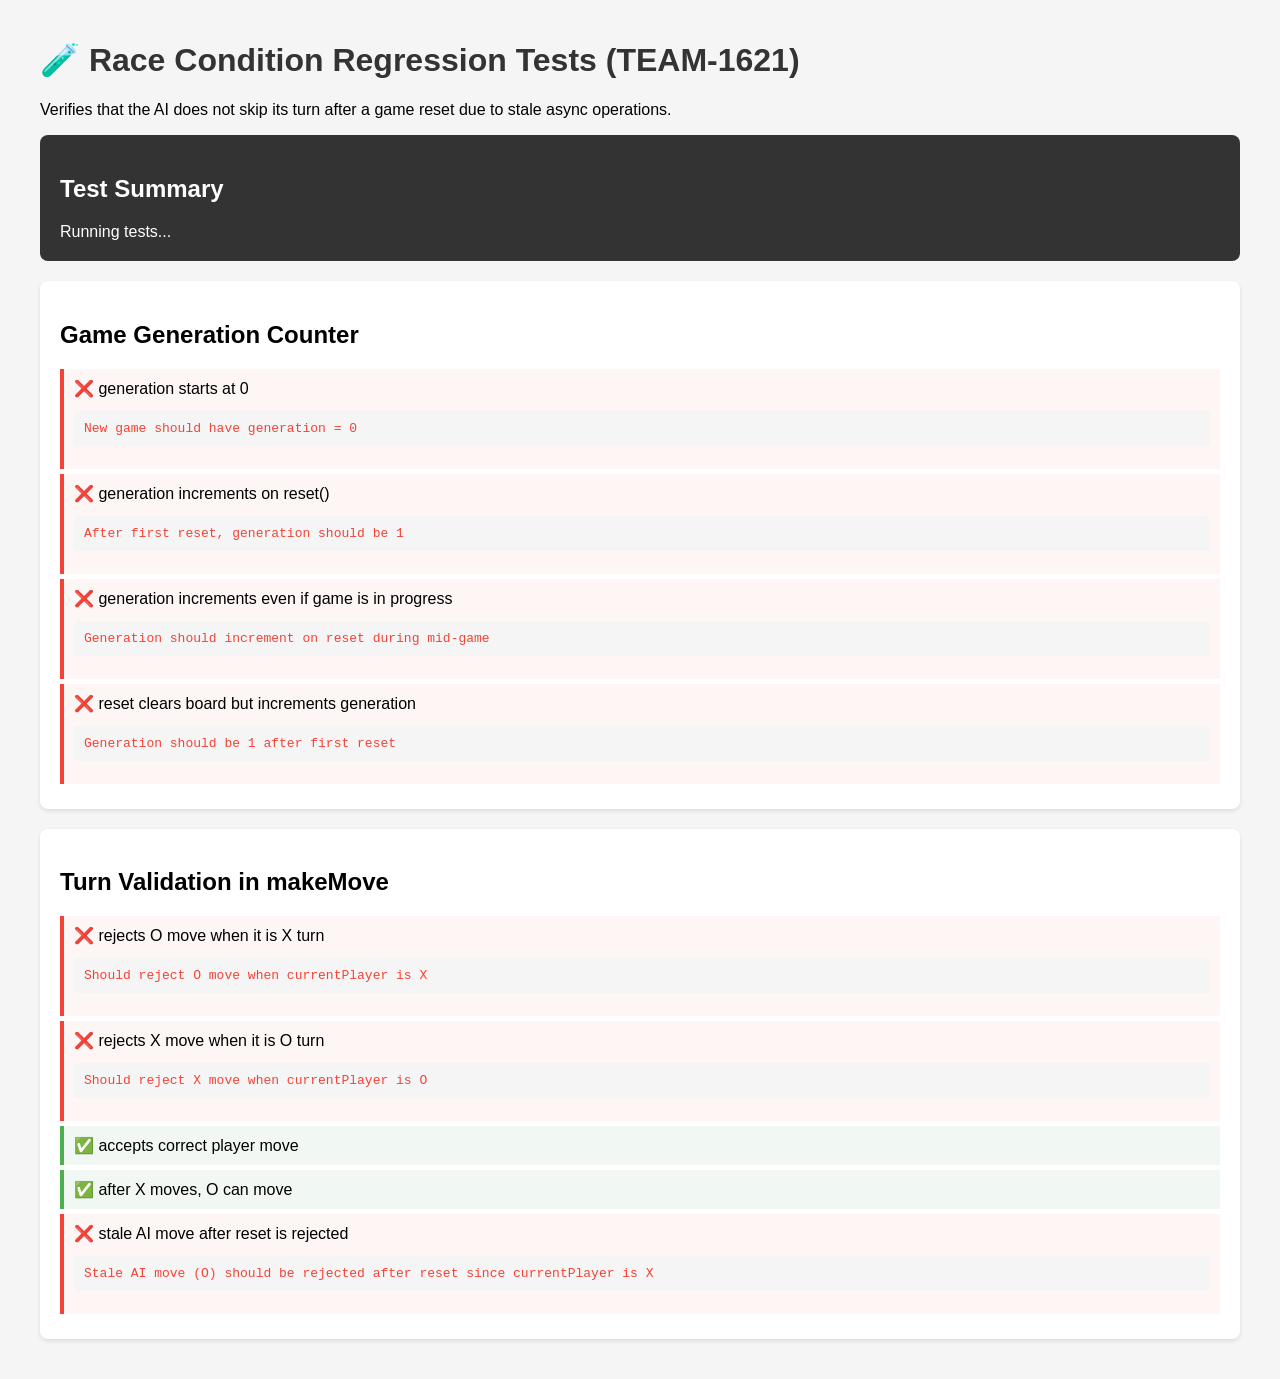
<file: tests/race-condition.test.html>
<!DOCTYPE html>
<html lang="en">
<head>
    <meta charset="UTF-8">
    <meta name="viewport" content="width=device-width, initial-scale=1.0">
    <title>Tic-Tac-Toe Race Condition Regression Tests (TEAM-1621)</title>
    <style>
        body {
            font-family: -apple-system, BlinkMacSystemFont, 'Segoe UI', Roboto, sans-serif;
            max-width: 1200px;
            margin: 0 auto;
            padding: 20px;
            background: #f5f5f5;
        }
        h1 { color: #333; }
        .test-suite {
            background: white;
            border-radius: 8px;
            padding: 20px;
            margin-bottom: 20px;
            box-shadow: 0 2px 4px rgba(0,0,0,0.1);
        }
        .test-case {
            padding: 10px;
            margin: 5px 0;
            border-left: 4px solid #ddd;
            background: #fafafa;
        }
        .test-case.pass {
            border-left-color: #4caf50;
            background: #f1f8f4;
        }
        .test-case.fail {
            border-left-color: #f44336;
            background: #fef5f5;
        }
        .summary {
            background: #333;
            color: white;
            padding: 20px;
            border-radius: 8px;
            margin-bottom: 20px;
        }
        .summary-stat {
            display: inline-block;
            margin-right: 20px;
        }
        pre {
            background: #f5f5f5;
            padding: 10px;
            border-radius: 4px;
            overflow-x: auto;
        }
        .error { color: #f44336; }
        .success { color: #4caf50; }
    </style>
</head>
<body>
    <h1>🧪 Race Condition Regression Tests (TEAM-1621)</h1>
    <p>Verifies that the AI does not skip its turn after a game reset due to stale async operations.</p>
    <div id="summary" class="summary">
        <h2>Test Summary</h2>
        <div id="summary-content">Running tests...</div>
    </div>
    <div id="test-results"></div>

    <script type="module">
        import { Game } from '../js/game.js';

        /**
         * Simple test framework (same pattern as game.test.html)
         */
        class TestRunner {
            constructor() {
                this.tests = [];
                this.passed = 0;
                this.failed = 0;
                this.suites = [];
            }

            suite(name, callback) {
                const suite = {
                    name,
                    tests: [],
                    beforeEach: null
                };
                this.suites.push(suite);

                const testContext = {
                    test: (testName, testFn) => {
                        suite.tests.push({ name: testName, fn: testFn });
                    },
                    beforeEach: (fn) => {
                        suite.beforeEach = fn;
                    }
                };

                callback(testContext);
            }

            async run() {
                const resultsDiv = document.getElementById('test-results');

                for (const suite of this.suites) {
                    const suiteDiv = document.createElement('div');
                    suiteDiv.className = 'test-suite';
                    suiteDiv.innerHTML = `<h2>${suite.name}</h2>`;

                    for (const test of suite.tests) {
                        let testState = {};
                        if (suite.beforeEach) {
                            testState = suite.beforeEach();
                        }

                        const testDiv = document.createElement('div');
                        testDiv.className = 'test-case';

                        try {
                            await test.fn(testState);
                            testDiv.classList.add('pass');
                            testDiv.innerHTML = `✅ ${test.name}`;
                            this.passed++;
                        } catch (error) {
                            testDiv.classList.add('fail');
                            testDiv.innerHTML = `
                                ❌ ${test.name}
                                <pre class="error">${error.message}</pre>
                            `;
                            this.failed++;
                        }

                        suiteDiv.appendChild(testDiv);
                    }

                    resultsDiv.appendChild(suiteDiv);
                }

                this.displaySummary();
            }

            displaySummary() {
                const total = this.passed + this.failed;
                const percentage = total > 0 ? ((this.passed / total) * 100).toFixed(1) : 0;

                document.getElementById('summary-content').innerHTML = `
                    <div class="summary-stat">
                        <strong>Total:</strong> ${total}
                    </div>
                    <div class="summary-stat success">
                        <strong>Passed:</strong> ${this.passed}
                    </div>
                    <div class="summary-stat error">
                        <strong>Failed:</strong> ${this.failed}
                    </div>
                    <div class="summary-stat">
                        <strong>Success Rate:</strong> ${percentage}%
                    </div>
                `;
            }
        }

        /**
         * Assertion helpers
         */
        function assertEqual(actual, expected, message) {
            if (actual !== expected) {
                throw new Error(
                    message || `Expected ${JSON.stringify(expected)} but got ${JSON.stringify(actual)}`
                );
            }
        }

        function assertTrue(value, message = 'Value should be true') {
            if (value !== true) {
                throw new Error(message);
            }
        }

        function assertFalse(value, message = 'Value should be false') {
            if (value !== false) {
                throw new Error(message);
            }
        }

        function assertNull(value, message = 'Value should be null') {
            if (value !== null) {
                throw new Error(message);
            }
        }

        /**
         * Helper: Create a minimal UIController-like object for testing
         * without DOM dependencies.
         */
        function createMockUI() {
            const game = new Game();
            return {
                game,
                isAIThinking: false,
                statusMessage: '',

                updateStatusMessage(msg) {
                    if (msg) this.statusMessage = msg;
                },

                updateUI() {
                    // no-op for testing
                },

                updateDifficultyUI() {
                    // no-op for testing
                },

                delay(ms) {
                    return new Promise(resolve => setTimeout(resolve, ms));
                },

                async makeAIMove() {
                    this.isAIThinking = true;
                    this.updateStatusMessage('AI is thinking...');

                    // Capture generation before delay to detect reset during thinking
                    const generationAtStart = this.game.generation;

                    // Small delay to show "thinking" state
                    await this.delay(300);

                    // If game was reset during delay, abort this stale AI move
                    if (this.game.generation !== generationAtStart) {
                        return;
                    }

                    const aiMove = this.game.getAIMove();
                    if (aiMove !== null) {
                        this.game.makeMove(aiMove, 'O');
                        this.updateUI();
                    }

                    this.isAIThinking = false;
                },

                handleNewGame() {
                    this.isAIThinking = false;
                    this.game.reset();
                    this.updateUI();

                    if (this.game.isAITurn()) {
                        this.makeAIMove();
                    }
                },

                applyDifficultyChange(difficulty) {
                    this.isAIThinking = false;
                    this.game.changeDifficulty(difficulty);
                    this.game.reset();
                    this.updateUI();
                    this.updateDifficultyUI();
                }
            };
        }

        /**
         * Test Suites
         */
        const runner = new TestRunner();

        // === Suite 1: Game Generation Counter ===
        runner.suite('Game Generation Counter', ({ test, beforeEach }) => {
            beforeEach(() => ({ game: new Game() }));

            test('generation starts at 0', ({ game }) => {
                assertEqual(game.generation, 0,
                    'New game should have generation = 0');
            });

            test('generation increments on reset()', ({ game }) => {
                game.reset();
                assertEqual(game.generation, 1,
                    'After first reset, generation should be 1');
                game.reset();
                assertEqual(game.generation, 2,
                    'After second reset, generation should be 2');
            });

            test('generation increments even if game is in progress', ({ game }) => {
                game.makeMove(0, 'X');
                game.makeMove(1, 'O');
                const genBefore = game.generation;
                game.reset();
                assertEqual(game.generation, genBefore + 1,
                    'Generation should increment on reset during mid-game');
            });

            test('reset clears board but increments generation', ({ game }) => {
                game.makeMove(4, 'X');
                game.reset();
                assertEqual(game.board[4], null,
                    'Board should be cleared after reset');
                assertEqual(game.generation, 1,
                    'Generation should be 1 after first reset');
                assertEqual(game.currentPlayer, 'X',
                    'Current player should be X after reset');
            });
        });

        // === Suite 2: Turn Validation in makeMove ===
        runner.suite('Turn Validation in makeMove', ({ test, beforeEach }) => {
            beforeEach(() => ({ game: new Game() }));

            test('rejects O move when it is X turn', ({ game }) => {
                // It's X's turn at the start
                const result = game.makeMove(0, 'O');
                assertFalse(result,
                    'Should reject O move when currentPlayer is X');
                assertNull(game.board[0],
                    'Board cell should remain null after rejected move');
            });

            test('rejects X move when it is O turn', ({ game }) => {
                game.makeMove(0, 'X'); // X moves, now it's O's turn
                const result = game.makeMove(1, 'X');
                assertFalse(result,
                    'Should reject X move when currentPlayer is O');
                assertNull(game.board[1],
                    'Board cell should remain null after rejected move');
            });

            test('accepts correct player move', ({ game }) => {
                const result = game.makeMove(4, 'X');
                assertTrue(result,
                    'Should accept X move when currentPlayer is X');
                assertEqual(game.board[4], 'X',
                    'Board should show X at cell 4');
            });

            test('after X moves, O can move', ({ game }) => {
                game.makeMove(0, 'X');
                const result = game.makeMove(4, 'O');
                assertTrue(result,
                    'Should accept O move after X has moved');
                assertEqual(game.board[4], 'O',
                    'Board should show O at cell 4');
            });

            test('stale AI move after reset is rejected', ({ game }) => {
                // Simulate: X moves, then AI should move (it's O's turn)
                game.makeMove(0, 'X');
                assertEqual(game.currentPlayer, 'O',
                    'After X moves, currentPlayer should be O');

                // Now simulate a reset (as if handleNewGame was called)
                game.reset();

                // Stale AI tries to place O — but currentPlayer is now X
                const result = game.makeMove(4, 'O');
                assertFalse(result,
                    'Stale AI move (O) should be rejected after reset since currentPlayer is X');
                assertNull(game.board[4],
                    'Board should remain clean after rejected stale AI move');
            });
        });

        // === Suite 3: Race Condition Prevention (Async Flow) ===
        runner.suite('Race Condition Prevention — makeAIMove with generation guard', ({ test }) => {

            test('stale makeAIMove aborts after handleNewGame during delay', async () => {
                const ui = createMockUI();

                // Setup: X makes a move so it becomes O's turn
                ui.game.makeMove(0, 'X');
                assertEqual(ui.game.currentPlayer, 'O',
                    'Should be O turn after X moves');

                // Trigger AI move (starts the 300ms delay)
                const aiMovePromise = ui.makeAIMove();

                // Immediately simulate "New Game" during the delay
                ui.handleNewGame();

                // Wait for the stale makeAIMove to complete
                await aiMovePromise;

                // Verify: Board should be empty (no stale AI move placed)
                const boardEmpty = ui.game.board.every(cell => cell === null);
                assertTrue(boardEmpty,
                    'Board should be completely empty — stale AI move must not place on new board');
            });

            test('isAIThinking is false after handleNewGame', async () => {
                const ui = createMockUI();

                // Setup: trigger AI move
                ui.game.makeMove(0, 'X');
                const aiMovePromise = ui.makeAIMove();

                // Immediately call handleNewGame
                ui.handleNewGame();

                // At this point, isAIThinking should already be false
                assertFalse(ui.isAIThinking,
                    'isAIThinking should be false immediately after handleNewGame');

                // Wait for stale promise to resolve
                await aiMovePromise;

                // Still false
                assertFalse(ui.isAIThinking,
                    'isAIThinking should remain false after stale AI move resolves');
            });

            test('normal AI move still works when no reset occurs', async () => {
                const ui = createMockUI();

                // X moves
                ui.game.makeMove(0, 'X');
                assertEqual(ui.game.currentPlayer, 'O',
                    'Should be O turn');

                // AI moves normally (no reset during delay)
                await ui.makeAIMove();

                // Verify AI placed a move
                const oCount = ui.game.board.filter(c => c === 'O').length;
                assertEqual(oCount, 1,
                    'AI should have placed exactly one O on the board');
                assertFalse(ui.isAIThinking,
                    'isAIThinking should be false after AI move completes');
            });

            test('stale makeAIMove aborts after applyDifficultyChange during delay', async () => {
                const ui = createMockUI();

                // Setup: X makes a move
                ui.game.makeMove(0, 'X');

                // Trigger AI move
                const aiMovePromise = ui.makeAIMove();

                // Simulate difficulty change during delay
                ui.applyDifficultyChange('hard');

                // Wait for stale AI move
                await aiMovePromise;

                // Board should be empty (difficulty change calls reset)
                const boardEmpty = ui.game.board.every(cell => cell === null);
                assertTrue(boardEmpty,
                    'Board should be empty after applyDifficultyChange — stale AI must not place');
                assertFalse(ui.isAIThinking,
                    'isAIThinking should be false after applyDifficultyChange');
            });
        });

        // === Suite 4: Turn Order After Reset ===
        runner.suite('Turn Order After Reset', ({ test, beforeEach }) => {
            beforeEach(() => ({ game: new Game() }));

            test('human (X) goes first after reset', ({ game }) => {
                game.makeMove(0, 'X');
                game.makeMove(1, 'O');
                game.reset();
                assertEqual(game.currentPlayer, 'X',
                    'After reset, human (X) should go first');
                assertTrue(game.isHumanTurn(),
                    'isHumanTurn() should return true after reset');
                assertFalse(game.isAITurn(),
                    'isAITurn() should return false after reset');
            });

            test('AI responds correctly after human moves post-reset', ({ game }) => {
                game.reset();
                game.makeMove(4, 'X');
                assertEqual(game.currentPlayer, 'O',
                    'After human moves, it should be AI turn');
                assertTrue(game.isAITurn(),
                    'isAITurn() should be true after human move');

                // AI can make a valid move
                const aiMove = game.getAIMove();
                assertTrue(aiMove !== null && aiMove >= 0 && aiMove <= 8,
                    'AI should return a valid move index');
                const result = game.makeMove(aiMove, 'O');
                assertTrue(result,
                    'AI move should succeed');
                assertEqual(game.currentPlayer, 'X',
                    'After AI moves, it should be human turn again');
            });

            test('multiple resets maintain correct turn order', ({ game }) => {
                for (let i = 0; i < 5; i++) {
                    game.reset();
                    assertEqual(game.currentPlayer, 'X',
                        `After reset #${i + 1}, currentPlayer should be X`);
                }
            });
        });

        // === Suite 5: Edge Case — Double New Game ===
        runner.suite('Edge Cases', ({ test }) => {

            test('rapid double handleNewGame does not corrupt state', async () => {
                const ui = createMockUI();

                ui.game.makeMove(0, 'X');
                const aiMovePromise = ui.makeAIMove();

                // Double "New Game" clicks
                ui.handleNewGame();
                ui.handleNewGame();

                await aiMovePromise;

                const boardEmpty = ui.game.board.every(cell => cell === null);
                assertTrue(boardEmpty,
                    'Board should be empty after double handleNewGame');
                assertEqual(ui.game.currentPlayer, 'X',
                    'Current player should be X after double reset');
                assertFalse(ui.isAIThinking,
                    'isAIThinking should be false');
            });

            test('handleNewGame during AI thinking unblocks human clicks', async () => {
                const ui = createMockUI();

                ui.game.makeMove(0, 'X');
                const aiMovePromise = ui.makeAIMove();

                // During AI thinking, isAIThinking is true
                assertTrue(ui.isAIThinking,
                    'isAIThinking should be true during AI delay');

                // User clicks New Game
                ui.handleNewGame();

                // Now isAIThinking should be false — human can click
                assertFalse(ui.isAIThinking,
                    'isAIThinking should be false after handleNewGame, unblocking human');

                // Human can make a move
                const result = ui.game.makeMove(4, 'X');
                assertTrue(result,
                    'Human should be able to move after handleNewGame resets isAIThinking');

                await aiMovePromise;
            });

            test('generation counter handles many resets correctly', () => {
                const game = new Game();
                for (let i = 0; i < 100; i++) {
                    game.reset();
                }
                assertEqual(game.generation, 100,
                    'Generation should be 100 after 100 resets');
            });
        });

        // Run all tests
        console.log('🚀 Starting race condition regression tests (TEAM-1621)...');
        await runner.run();
        console.log('✅ All tests complete!');
    </script>
</body>
</html>
</file>
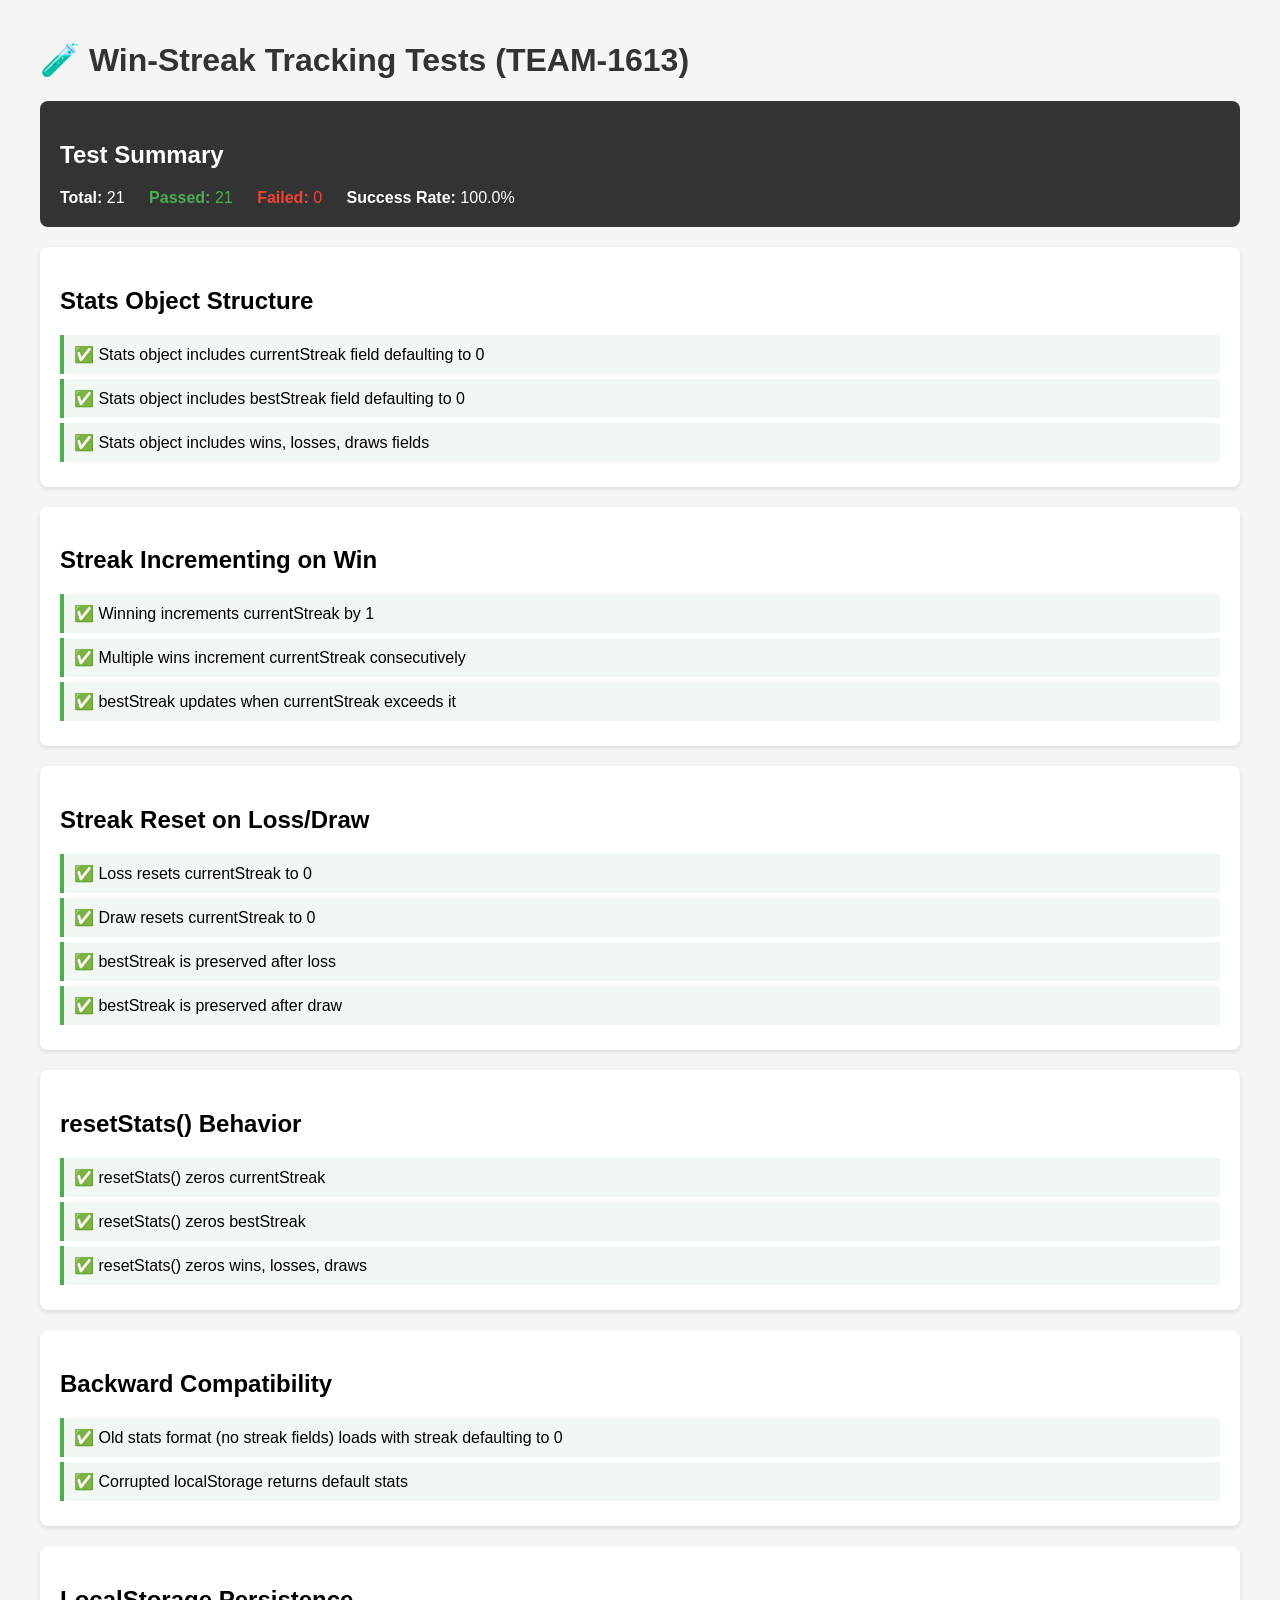
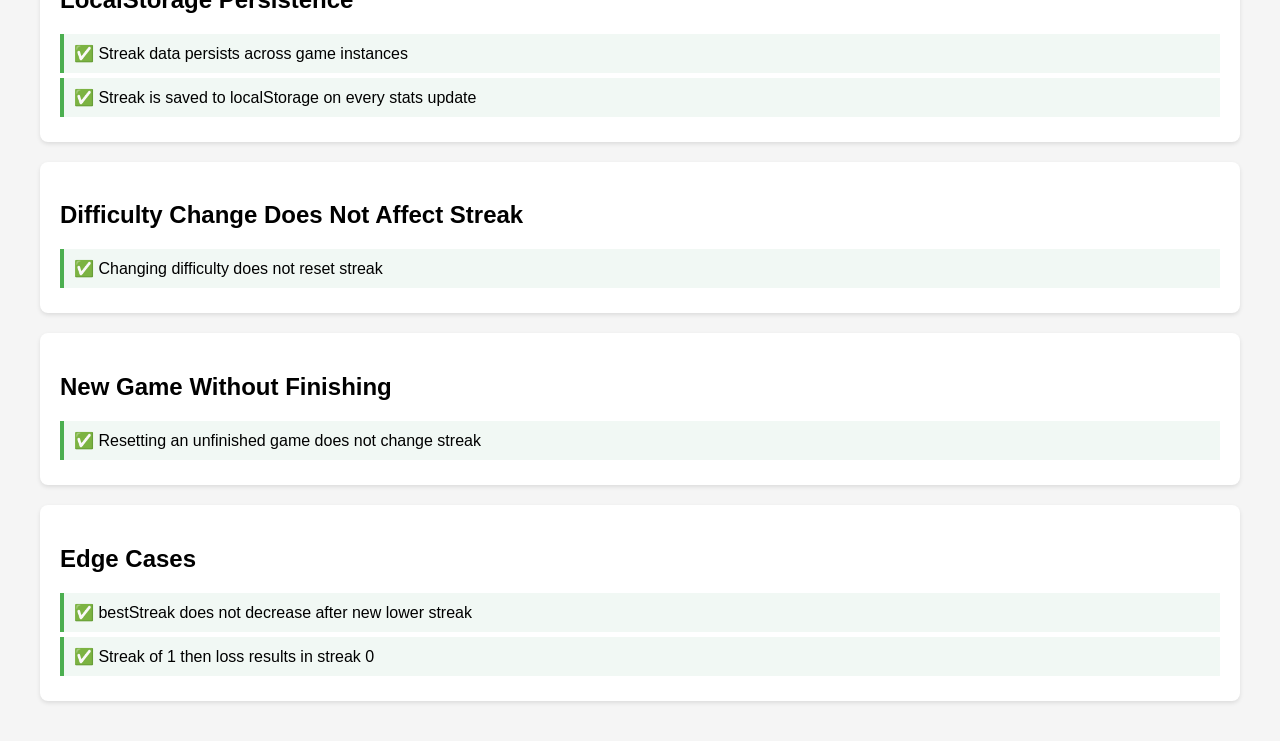
<file: tests/streak.test.html>
<!DOCTYPE html>
<html lang="en">
<head>
    <meta charset="UTF-8">
    <meta name="viewport" content="width=device-width, initial-scale=1.0">
    <title>Tic-Tac-Toe Streak Tracking Tests</title>
    <style>
        body {
            font-family: -apple-system, BlinkMacSystemFont, 'Segoe UI', Roboto, sans-serif;
            max-width: 1200px;
            margin: 0 auto;
            padding: 20px;
            background: #f5f5f5;
        }
        h1 { color: #333; }
        .test-suite {
            background: white;
            border-radius: 8px;
            padding: 20px;
            margin-bottom: 20px;
            box-shadow: 0 2px 4px rgba(0,0,0,0.1);
        }
        .test-case {
            padding: 10px;
            margin: 5px 0;
            border-left: 4px solid #ddd;
            background: #fafafa;
        }
        .test-case.pass {
            border-left-color: #4caf50;
            background: #f1f8f4;
        }
        .test-case.fail {
            border-left-color: #f44336;
            background: #fef5f5;
        }
        .summary {
            background: #333;
            color: white;
            padding: 20px;
            border-radius: 8px;
            margin-bottom: 20px;
        }
        .summary-stat {
            display: inline-block;
            margin-right: 20px;
        }
        pre {
            background: #f5f5f5;
            padding: 10px;
            border-radius: 4px;
            overflow-x: auto;
        }
        .error { color: #f44336; }
        .success { color: #4caf50; }
    </style>
</head>
<body>
    <h1>🧪 Win-Streak Tracking Tests (TEAM-1613)</h1>
    <div id="summary" class="summary">
        <h2>Test Summary</h2>
        <div id="summary-content">Running tests...</div>
    </div>
    <div id="test-results"></div>

    <script type="module">
        import { Game } from '../js/game.js';

        /**
         * Simple test framework (same pattern as game.test.html)
         */
        class TestRunner {
            constructor() {
                this.tests = [];
                this.passed = 0;
                this.failed = 0;
                this.suites = [];
            }

            suite(name, callback) {
                const suite = {
                    name,
                    tests: [],
                    beforeEach: null
                };
                this.suites.push(suite);

                const testContext = {
                    test: (testName, testFn) => {
                        suite.tests.push({ name: testName, fn: testFn });
                    },
                    beforeEach: (fn) => {
                        suite.beforeEach = fn;
                    }
                };

                callback(testContext);
            }

            async run() {
                const resultsDiv = document.getElementById('test-results');

                for (const suite of this.suites) {
                    const suiteDiv = document.createElement('div');
                    suiteDiv.className = 'test-suite';
                    suiteDiv.innerHTML = `<h2>${suite.name}</h2>`;

                    for (const test of suite.tests) {
                        let testState = {};
                        if (suite.beforeEach) {
                            testState = suite.beforeEach();
                        }

                        const testDiv = document.createElement('div');
                        testDiv.className = 'test-case';

                        try {
                            await test.fn(testState);
                            testDiv.classList.add('pass');
                            testDiv.innerHTML = `✅ ${test.name}`;
                            this.passed++;
                        } catch (error) {
                            testDiv.classList.add('fail');
                            testDiv.innerHTML = `
                                ❌ ${test.name}
                                <pre class="error">${error.message}</pre>
                            `;
                            this.failed++;
                        }

                        suiteDiv.appendChild(testDiv);
                    }

                    resultsDiv.appendChild(suiteDiv);
                }

                this.displaySummary();
            }

            displaySummary() {
                const total = this.passed + this.failed;
                const percentage = total > 0 ? ((this.passed / total) * 100).toFixed(1) : 0;

                document.getElementById('summary-content').innerHTML = `
                    <div class="summary-stat">
                        <strong>Total:</strong> ${total}
                    </div>
                    <div class="summary-stat success">
                        <strong>Passed:</strong> ${this.passed}
                    </div>
                    <div class="summary-stat error">
                        <strong>Failed:</strong> ${this.failed}
                    </div>
                    <div class="summary-stat">
                        <strong>Success Rate:</strong> ${percentage}%
                    </div>
                `;
            }
        }

        /**
         * Assertion helpers
         */
        function assertEqual(actual, expected, message) {
            if (actual !== expected) {
                throw new Error(
                    message || `Expected ${expected} but got ${actual}`
                );
            }
        }

        function assertTrue(value, message = 'Value should be true') {
            if (value !== true) {
                throw new Error(message);
            }
        }

        /**
         * Helper: Clear localStorage before tests
         */
        function clearStorage() {
            localStorage.removeItem('tic-tac-toe-stats');
            localStorage.removeItem('tic-tac-toe-difficulty');
        }

        /**
         * Helper: Simulate a complete game where X wins
         * @param {Game} game - Game instance
         */
        function simulateXWin(game) {
            game.reset();
            // X wins with top row: cells 0, 1, 2
            game.makeMove(0, 'X'); // X takes top-left
            game.makeMove(3, 'O'); // O takes middle-left
            game.makeMove(1, 'X'); // X takes top-center
            game.makeMove(4, 'O'); // O takes center
            game.makeMove(2, 'X'); // X takes top-right — wins!
        }

        /**
         * Helper: Simulate a complete game where O wins
         * @param {Game} game - Game instance
         */
        function simulateOWin(game) {
            game.reset();
            // O wins with middle row: cells 3, 4, 5
            game.makeMove(0, 'X'); // X takes top-left
            game.makeMove(3, 'O'); // O takes middle-left
            game.makeMove(1, 'X'); // X takes top-center
            game.makeMove(4, 'O'); // O takes center
            game.makeMove(8, 'X'); // X takes bottom-right
            game.makeMove(5, 'O'); // O takes middle-right — wins!
        }

        /**
         * Helper: Simulate a draw
         * @param {Game} game - Game instance
         */
        function simulateDraw(game) {
            game.reset();
            // Fill board for a draw
            game.makeMove(0, 'X'); // X
            game.makeMove(1, 'O'); // O
            game.makeMove(2, 'X'); // X
            game.makeMove(4, 'O'); // O
            game.makeMove(3, 'X'); // X
            game.makeMove(5, 'O'); // O
            game.makeMove(7, 'X'); // X
            game.makeMove(6, 'O'); // O
            game.makeMove(8, 'X'); // X — draw!
        }

        const runner = new TestRunner();

        // Stats Object Structure Tests
        runner.suite('Stats Object Structure', ({ test, beforeEach }) => {
            beforeEach(() => {
                clearStorage();
                return { game: new Game() };
            });

            test('Stats object includes currentStreak field defaulting to 0', ({ game }) => {
                assertEqual(game.stats.currentStreak, 0,
                    'currentStreak should default to 0');
            });

            test('Stats object includes bestStreak field defaulting to 0', ({ game }) => {
                assertEqual(game.stats.bestStreak, 0,
                    'bestStreak should default to 0');
            });

            test('Stats object includes wins, losses, draws fields', ({ game }) => {
                assertEqual(game.stats.wins, 0, 'wins should be 0');
                assertEqual(game.stats.losses, 0, 'losses should be 0');
                assertEqual(game.stats.draws, 0, 'draws should be 0');
            });
        });

        // Streak Increment Tests
        runner.suite('Streak Incrementing on Win', ({ test, beforeEach }) => {
            beforeEach(() => {
                clearStorage();
                return { game: new Game() };
            });

            test('Winning increments currentStreak by 1', ({ game }) => {
                simulateXWin(game);
                assertEqual(game.stats.currentStreak, 1,
                    'currentStreak should be 1 after first win');
            });

            test('Multiple wins increment currentStreak consecutively', ({ game }) => {
                simulateXWin(game);
                simulateXWin(game);
                simulateXWin(game);
                assertEqual(game.stats.currentStreak, 3,
                    'currentStreak should be 3 after three consecutive wins');
            });

            test('bestStreak updates when currentStreak exceeds it', ({ game }) => {
                simulateXWin(game);
                simulateXWin(game);
                assertEqual(game.stats.bestStreak, 2,
                    'bestStreak should be 2 after two consecutive wins');
                simulateXWin(game);
                assertEqual(game.stats.bestStreak, 3,
                    'bestStreak should be 3 after three consecutive wins');
            });
        });

        // Streak Reset Tests
        runner.suite('Streak Reset on Loss/Draw', ({ test, beforeEach }) => {
            beforeEach(() => {
                clearStorage();
                return { game: new Game() };
            });

            test('Loss resets currentStreak to 0', ({ game }) => {
                simulateXWin(game);
                simulateXWin(game);
                assertEqual(game.stats.currentStreak, 2, 'Pre-condition: streak is 2');
                simulateOWin(game);
                assertEqual(game.stats.currentStreak, 0,
                    'currentStreak should be 0 after a loss');
            });

            test('Draw resets currentStreak to 0', ({ game }) => {
                simulateXWin(game);
                simulateXWin(game);
                assertEqual(game.stats.currentStreak, 2, 'Pre-condition: streak is 2');
                simulateDraw(game);
                assertEqual(game.stats.currentStreak, 0,
                    'currentStreak should be 0 after a draw');
            });

            test('bestStreak is preserved after loss', ({ game }) => {
                simulateXWin(game);
                simulateXWin(game);
                simulateXWin(game);
                assertEqual(game.stats.bestStreak, 3, 'Pre-condition: bestStreak is 3');
                simulateOWin(game);
                assertEqual(game.stats.bestStreak, 3,
                    'bestStreak should remain 3 after a loss');
                assertEqual(game.stats.currentStreak, 0,
                    'currentStreak should be 0 after a loss');
            });

            test('bestStreak is preserved after draw', ({ game }) => {
                simulateXWin(game);
                simulateXWin(game);
                simulateDraw(game);
                assertEqual(game.stats.bestStreak, 2,
                    'bestStreak should remain 2 after a draw');
            });
        });

        // Reset Stats Tests
        runner.suite('resetStats() Behavior', ({ test, beforeEach }) => {
            beforeEach(() => {
                clearStorage();
                return { game: new Game() };
            });

            test('resetStats() zeros currentStreak', ({ game }) => {
                simulateXWin(game);
                simulateXWin(game);
                game.resetStats();
                assertEqual(game.stats.currentStreak, 0,
                    'currentStreak should be 0 after resetStats()');
            });

            test('resetStats() zeros bestStreak', ({ game }) => {
                simulateXWin(game);
                simulateXWin(game);
                simulateXWin(game);
                game.resetStats();
                assertEqual(game.stats.bestStreak, 0,
                    'bestStreak should be 0 after resetStats()');
            });

            test('resetStats() zeros wins, losses, draws', ({ game }) => {
                simulateXWin(game);
                simulateOWin(game);
                simulateDraw(game);
                game.resetStats();
                assertEqual(game.stats.wins, 0, 'wins should be 0');
                assertEqual(game.stats.losses, 0, 'losses should be 0');
                assertEqual(game.stats.draws, 0, 'draws should be 0');
            });
        });

        // Backward Compatibility Tests
        runner.suite('Backward Compatibility', ({ test }) => {
            test('Old stats format (no streak fields) loads with streak defaulting to 0', () => {
                // Simulate old format saved in localStorage
                const oldStats = { wins: 5, losses: 3, draws: 2 };
                localStorage.setItem('tic-tac-toe-stats', JSON.stringify(oldStats));

                const game = new Game();
                assertEqual(game.stats.wins, 5, 'wins should load as 5');
                assertEqual(game.stats.losses, 3, 'losses should load as 3');
                assertEqual(game.stats.draws, 2, 'draws should load as 2');
                assertEqual(game.stats.currentStreak, 0,
                    'currentStreak should default to 0 for old format');
                assertEqual(game.stats.bestStreak, 0,
                    'bestStreak should default to 0 for old format');

                clearStorage();
            });

            test('Corrupted localStorage returns default stats', () => {
                localStorage.setItem('tic-tac-toe-stats', 'not-valid-json{{{');

                const game = new Game();
                assertEqual(game.stats.wins, 0, 'wins should be 0');
                assertEqual(game.stats.losses, 0, 'losses should be 0');
                assertEqual(game.stats.draws, 0, 'draws should be 0');
                assertEqual(game.stats.currentStreak, 0, 'currentStreak should be 0');
                assertEqual(game.stats.bestStreak, 0, 'bestStreak should be 0');

                clearStorage();
            });
        });

        // Persistence Tests
        runner.suite('LocalStorage Persistence', ({ test }) => {
            test('Streak data persists across game instances', () => {
                clearStorage();

                // First instance: build a streak
                const game1 = new Game();
                simulateXWin(game1);
                simulateXWin(game1);
                simulateXWin(game1);
                assertEqual(game1.stats.currentStreak, 3, 'First instance streak = 3');
                assertEqual(game1.stats.bestStreak, 3, 'First instance bestStreak = 3');

                // Second instance: should load persisted streak
                const game2 = new Game();
                assertEqual(game2.stats.currentStreak, 3,
                    'Second instance should load currentStreak = 3 from localStorage');
                assertEqual(game2.stats.bestStreak, 3,
                    'Second instance should load bestStreak = 3 from localStorage');

                clearStorage();
            });

            test('Streak is saved to localStorage on every stats update', () => {
                clearStorage();

                const game = new Game();
                simulateXWin(game);

                const stored = JSON.parse(localStorage.getItem('tic-tac-toe-stats'));
                assertEqual(stored.currentStreak, 1,
                    'localStorage should contain currentStreak = 1');
                assertEqual(stored.bestStreak, 1,
                    'localStorage should contain bestStreak = 1');

                clearStorage();
            });
        });

        // Difficulty Change Tests
        runner.suite('Difficulty Change Does Not Affect Streak', ({ test }) => {
            test('Changing difficulty does not reset streak', () => {
                clearStorage();

                const game = new Game();
                simulateXWin(game);
                simulateXWin(game);
                assertEqual(game.stats.currentStreak, 2, 'Pre-condition: streak is 2');

                game.changeDifficulty('hard');
                assertEqual(game.stats.currentStreak, 2,
                    'currentStreak should remain 2 after difficulty change');
                assertEqual(game.stats.bestStreak, 2,
                    'bestStreak should remain 2 after difficulty change');

                clearStorage();
            });
        });

        // New Game Without Finishing Tests
        runner.suite('New Game Without Finishing', ({ test }) => {
            test('Resetting an unfinished game does not change streak', () => {
                clearStorage();

                const game = new Game();
                simulateXWin(game);
                assertEqual(game.stats.currentStreak, 1, 'Pre-condition: streak is 1');

                // Start a new game and make a move but don't finish
                game.reset();
                game.makeMove(0, 'X');
                // Reset again without finishing
                game.reset();

                assertEqual(game.stats.currentStreak, 1,
                    'currentStreak should remain 1 after unfinished game reset');

                clearStorage();
            });
        });

        // Edge Cases
        runner.suite('Edge Cases', ({ test }) => {
            test('bestStreak does not decrease after new lower streak', () => {
                clearStorage();

                const game = new Game();
                // Build a streak of 5
                for (let i = 0; i < 5; i++) {
                    simulateXWin(game);
                }
                assertEqual(game.stats.bestStreak, 5, 'bestStreak should be 5');

                // Lose, then build a streak of 2
                simulateOWin(game);
                simulateXWin(game);
                simulateXWin(game);

                assertEqual(game.stats.currentStreak, 2, 'currentStreak should be 2');
                assertEqual(game.stats.bestStreak, 5,
                    'bestStreak should remain 5, not decrease to 2');

                clearStorage();
            });

            test('Streak of 1 then loss results in streak 0', () => {
                clearStorage();

                const game = new Game();
                simulateXWin(game);
                assertEqual(game.stats.currentStreak, 1, 'currentStreak should be 1');
                simulateOWin(game);
                assertEqual(game.stats.currentStreak, 0,
                    'currentStreak should be 0 after loss');

                clearStorage();
            });
        });

        // Run all tests
        console.log('🚀 Starting win-streak tracking tests...');
        await runner.run();
        console.log('✅ All tests complete!');
    </script>
</body>
</html>
</file>
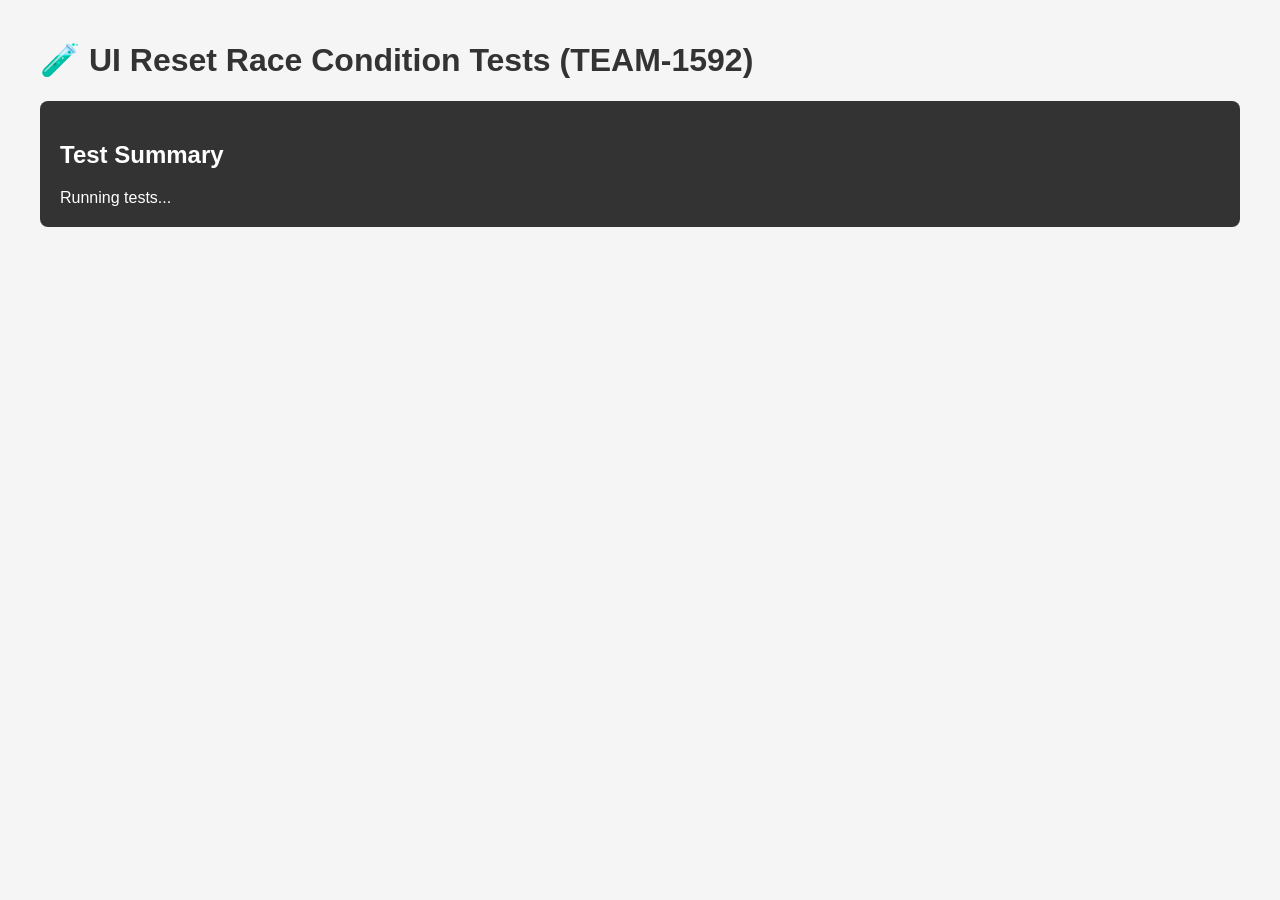
<file: tests/ui-reset-race.test.html>
<!DOCTYPE html>
<html lang="en">
<head>
    <meta charset="UTF-8">
    <meta name="viewport" content="width=device-width, initial-scale=1.0">
    <title>UI Reset Race Condition Tests (TEAM-1592)</title>
    <style>
        body {
            font-family: -apple-system, BlinkMacSystemFont, 'Segoe UI', Roboto, sans-serif;
            max-width: 1200px;
            margin: 0 auto;
            padding: 20px;
            background: #f5f5f5;
        }
        h1 { color: #333; }
        .test-suite {
            background: white;
            border-radius: 8px;
            padding: 20px;
            margin-bottom: 20px;
            box-shadow: 0 2px 4px rgba(0,0,0,0.1);
        }
        .test-case {
            padding: 10px;
            margin: 5px 0;
            border-left: 4px solid #ddd;
            background: #fafafa;
        }
        .test-case.pass {
            border-left-color: #4caf50;
            background: #f1f8f4;
        }
        .test-case.fail {
            border-left-color: #f44336;
            background: #fef5f5;
        }
        .summary {
            background: #333;
            color: white;
            padding: 20px;
            border-radius: 8px;
            margin-bottom: 20px;
        }
        .summary-stat {
            display: inline-block;
            margin-right: 20px;
        }
        pre {
            background: #f5f5f5;
            padding: 10px;
            border-radius: 4px;
            overflow-x: auto;
        }
        .error { color: #f44336; }
        .success { color: #4caf50; }
        /* Hide game UI elements used for testing */
        .game-container { display: none; }
    </style>
</head>
<body>
    <h1>🧪 UI Reset Race Condition Tests (TEAM-1592)</h1>
    <div id="summary" class="summary">
        <h2>Test Summary</h2>
        <div id="summary-content">Running tests...</div>
    </div>
    <div id="test-results"></div>

    <!-- Minimal DOM structure required by UIController -->
    <div class="game-container">
        <div id="status-message">Your turn (X)</div>
        <div class="board">
            <button class="cell" data-index="0"></button>
            <button class="cell" data-index="1"></button>
            <button class="cell" data-index="2"></button>
            <button class="cell" data-index="3"></button>
            <button class="cell" data-index="4"></button>
            <button class="cell" data-index="5"></button>
            <button class="cell" data-index="6"></button>
            <button class="cell" data-index="7"></button>
            <button class="cell" data-index="8"></button>
        </div>
        <button id="new-game-btn">New Game</button>
        <button id="reset-stats-btn">Reset Stats</button>
        <div>
            <button class="difficulty-btn" data-difficulty="easy">Easy</button>
            <button class="difficulty-btn" data-difficulty="medium">Medium</button>
            <button class="difficulty-btn" data-difficulty="hard">Hard</button>
        </div>
        <span id="current-difficulty">Medium</span>
        <span id="wins">0</span>
        <span id="losses">0</span>
        <span id="draws">0</span>
        <div id="difficulty-modal" hidden aria-hidden="true">
            <button id="modal-confirm">Confirm</button>
            <button id="modal-cancel">Cancel</button>
        </div>
    </div>

    <script type="module">
        import { UIController } from '../js/ui.js';

        /**
         * Simple test framework (same pattern as game.test.html)
         */
        class TestRunner {
            constructor() {
                this.tests = [];
                this.passed = 0;
                this.failed = 0;
                this.suites = [];
            }

            suite(name, callback) {
                const suite = {
                    name,
                    tests: [],
                    beforeEach: null
                };
                this.suites.push(suite);

                const testContext = {
                    test: (testName, testFn) => {
                        suite.tests.push({ name: testName, fn: testFn });
                    },
                    beforeEach: (fn) => {
                        suite.beforeEach = fn;
                    }
                };

                callback(testContext);
            }

            async run() {
                const resultsDiv = document.getElementById('test-results');

                for (const suite of this.suites) {
                    const suiteDiv = document.createElement('div');
                    suiteDiv.className = 'test-suite';
                    suiteDiv.innerHTML = `<h2>${suite.name}</h2>`;

                    for (const test of suite.tests) {
                        let testState = {};
                        if (suite.beforeEach) {
                            testState = suite.beforeEach();
                        }

                        const testDiv = document.createElement('div');
                        testDiv.className = 'test-case';

                        try {
                            await test.fn(testState);
                            testDiv.classList.add('pass');
                            testDiv.innerHTML = `✅ ${test.name}`;
                            this.passed++;
                        } catch (error) {
                            testDiv.classList.add('fail');
                            testDiv.innerHTML = `
                                ❌ ${test.name}
                                <pre class="error">${error.message}</pre>
                            `;
                            this.failed++;
                        }

                        suiteDiv.appendChild(testDiv);
                    }

                    resultsDiv.appendChild(suiteDiv);
                }

                this.displaySummary();
            }

            displaySummary() {
                const total = this.passed + this.failed;
                const percentage = total > 0 ? ((this.passed / total) * 100).toFixed(1) : 0;

                document.getElementById('summary-content').innerHTML = `
                    <div class="summary-stat">
                        <strong>Total:</strong> ${total}
                    </div>
                    <div class="summary-stat success">
                        <strong>Passed:</strong> ${this.passed}
                    </div>
                    <div class="summary-stat error">
                        <strong>Failed:</strong> ${this.failed}
                    </div>
                    <div class="summary-stat">
                        <strong>Success Rate:</strong> ${percentage}%
                    </div>
                `;
            }
        }

        /**
         * Assertion helpers
         */
        function assert(condition, message = 'Assertion failed') {
            if (!condition) {
                throw new Error(message);
            }
        }

        function assertEqual(actual, expected, message) {
            if (actual !== expected) {
                throw new Error(
                    message || `Expected ${expected} but got ${actual}`
                );
            }
        }

        function assertTrue(value, message = 'Value should be true') {
            if (value !== true) {
                throw new Error(message);
            }
        }

        function assertFalse(value, message = 'Value should be false') {
            if (value !== false) {
                throw new Error(message);
            }
        }

        /**
         * Test Suites
         */
        const runner = new TestRunner();

        // Reset Race Condition Regression Tests
        runner.suite('Reset Race Condition — gameEpoch Guard (TEAM-1592)', ({ test }) => {

            test('UIController should have gameEpoch property initialized to 0', () => {
                const ui = new UIController();
                assertEqual(ui.gameEpoch, 0, 'gameEpoch should be initialized to 0');
            });

            test('handleNewGame should increment gameEpoch', () => {
                const ui = new UIController();
                const initialEpoch = ui.gameEpoch;
                ui.handleNewGame();
                assertEqual(ui.gameEpoch, initialEpoch + 1,
                    'gameEpoch should increment on handleNewGame()');
            });

            test('handleNewGame should set isAIThinking to false', () => {
                const ui = new UIController();
                ui.isAIThinking = true; // Simulate AI mid-computation
                ui.handleNewGame();
                assertFalse(ui.isAIThinking,
                    'isAIThinking should be false after handleNewGame()');
            });

            test('makeAIMove should NOT apply move if game was reset during delay', async () => {
                const ui = new UIController();

                // Player makes a move to set up AI turn
                ui.game.makeMove(0, 'X');

                // Start AI move (it will delay 300ms)
                const aiMovePromise = ui.makeAIMove();

                // Immediately reset the game (simulating clicking New Game mid-AI-think)
                ui.handleNewGame();

                // Wait for the AI move promise to resolve
                await aiMovePromise;

                // The board should be completely empty — no stale AI move applied
                const state = ui.game.getState();
                const hasAnyMove = state.board.some(cell => cell !== null);
                assertFalse(hasAnyMove,
                    'Board should be empty after reset — stale AI move must NOT be applied. ' +
                    'Got board: [' + state.board.join(', ') + ']');
            });

            test('makeAIMove should NOT apply move if game was reset multiple times during delay', async () => {
                const ui = new UIController();

                ui.game.makeMove(0, 'X');
                const aiMovePromise = ui.makeAIMove();

                // Reset multiple times rapidly
                ui.handleNewGame();
                ui.handleNewGame();

                await aiMovePromise;

                const state = ui.game.getState();
                const hasAnyMove = state.board.some(cell => cell !== null);
                assertFalse(hasAnyMove,
                    'Board should be empty after multiple resets during AI thinking');
            });

            test('isAIThinking remains false after reset cancels in-flight AI move', async () => {
                const ui = new UIController();

                ui.game.makeMove(0, 'X');
                const aiMovePromise = ui.makeAIMove();

                // At this point isAIThinking should be true
                assertTrue(ui.isAIThinking,
                    'isAIThinking should be true while AI is computing');

                // Reset cancels the in-flight move
                ui.handleNewGame();

                assertFalse(ui.isAIThinking,
                    'isAIThinking should be false immediately after handleNewGame()');

                await aiMovePromise;

                // Should still be false — the cancelled makeAIMove must not set it
                assertFalse(ui.isAIThinking,
                    'isAIThinking should remain false after cancelled AI move resolves');
            });

            test('win detection works correctly on new game after mid-AI reset', async () => {
                const ui = new UIController();

                // Play a move and trigger AI
                ui.game.makeMove(4, 'X'); // X takes center
                const aiMovePromise = ui.makeAIMove();

                // Reset during AI thinking
                ui.handleNewGame();
                await aiMovePromise;

                // Now play a full new game: X wins with top row [0,1,2]
                ui.game.makeMove(0, 'X');
                ui.game.makeMove(3, 'O');
                ui.game.makeMove(1, 'X');
                ui.game.makeMove(4, 'O');
                ui.game.makeMove(2, 'X'); // X wins

                assertTrue(ui.game.isGameOver,
                    'Game should be over after X wins top row');
                assertEqual(ui.game.winner, 'X',
                    'X should be the winner after completing top row');
            });

            test('normal AI move still works when game is NOT reset', async () => {
                const ui = new UIController();

                // Player makes a move
                ui.game.makeMove(4, 'X'); // X takes center

                // AI makes its move (no reset happens)
                await ui.makeAIMove();

                // Board should have both X and O
                const state = ui.game.getState();
                const xCount = state.board.filter(c => c === 'X').length;
                const oCount = state.board.filter(c => c === 'O').length;
                assertEqual(xCount, 1, 'Should have 1 X on the board');
                assertEqual(oCount, 1, 'Should have 1 O on the board (AI moved normally)');
            });
        });

        // Run all tests
        console.log('🚀 Starting UI reset race condition tests...');
        await runner.run();
        console.log('✅ All tests complete!');
    </script>
</body>
</html>
</file>
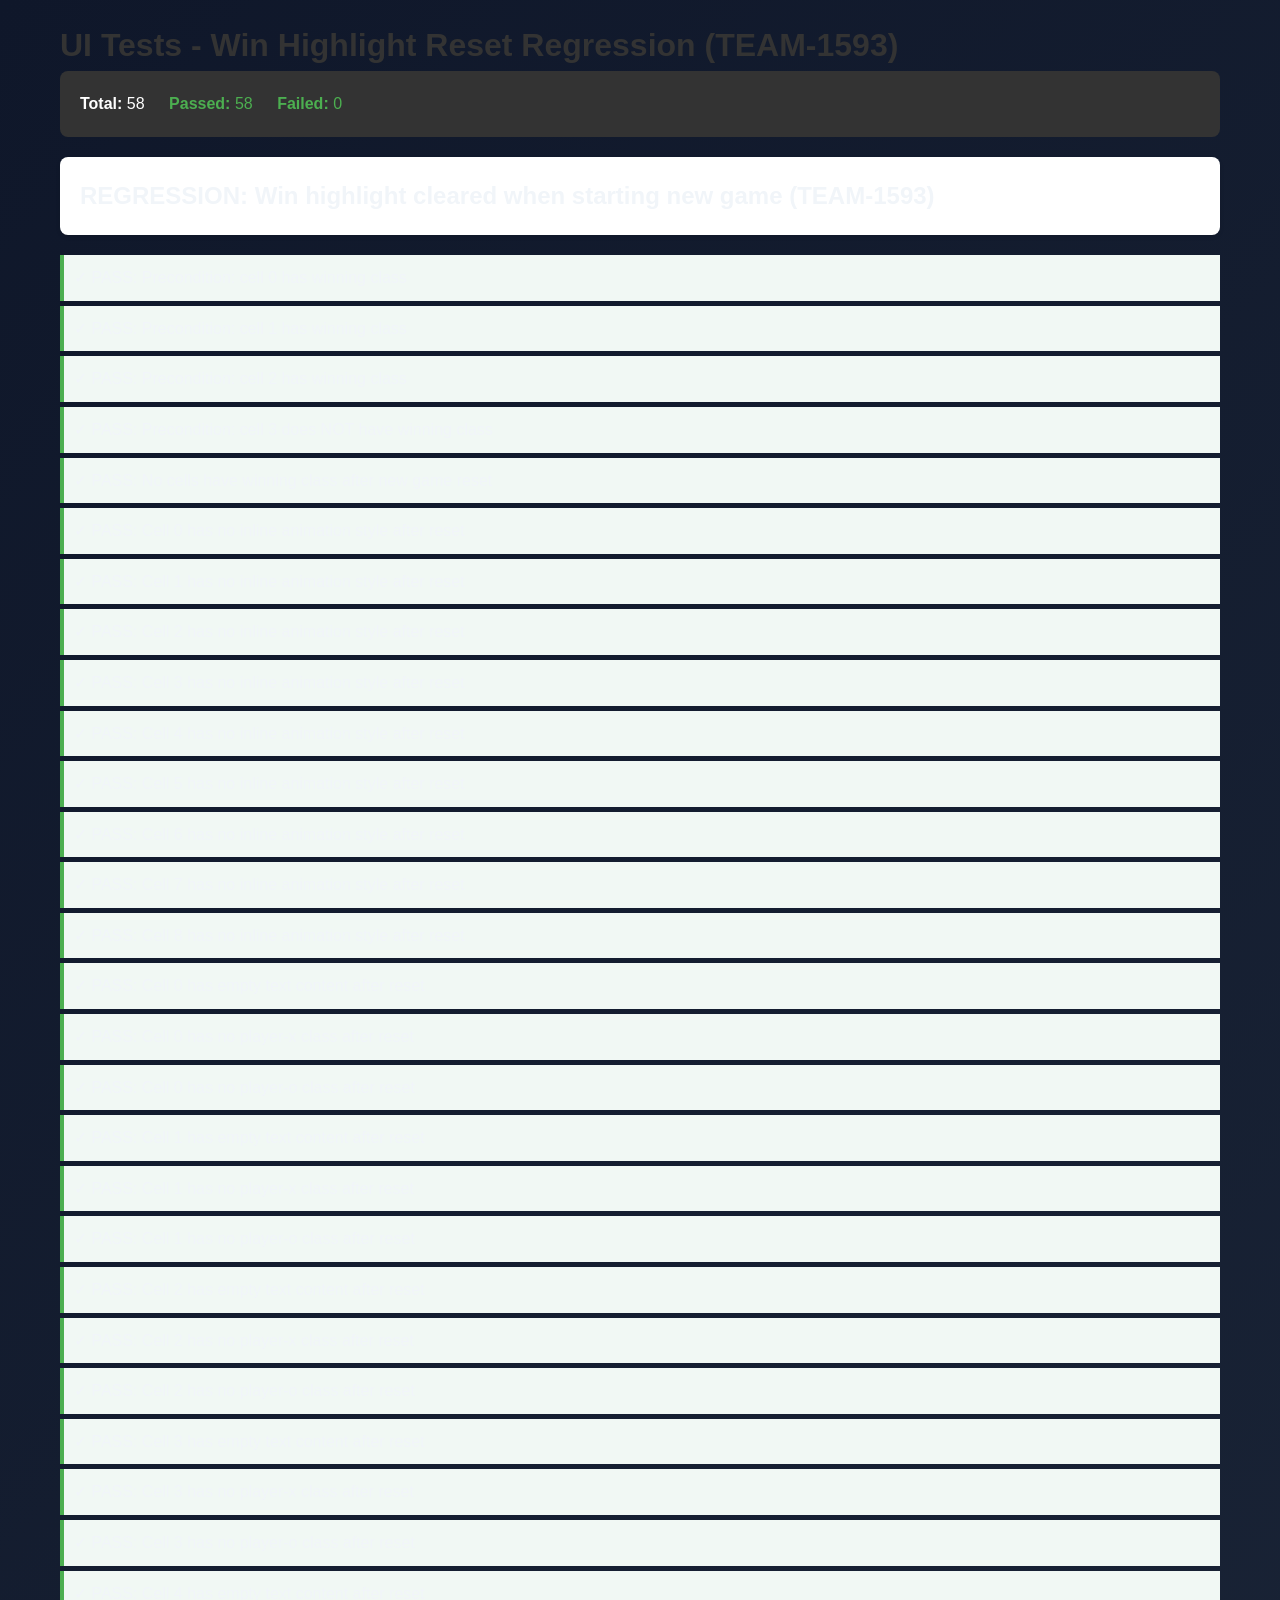
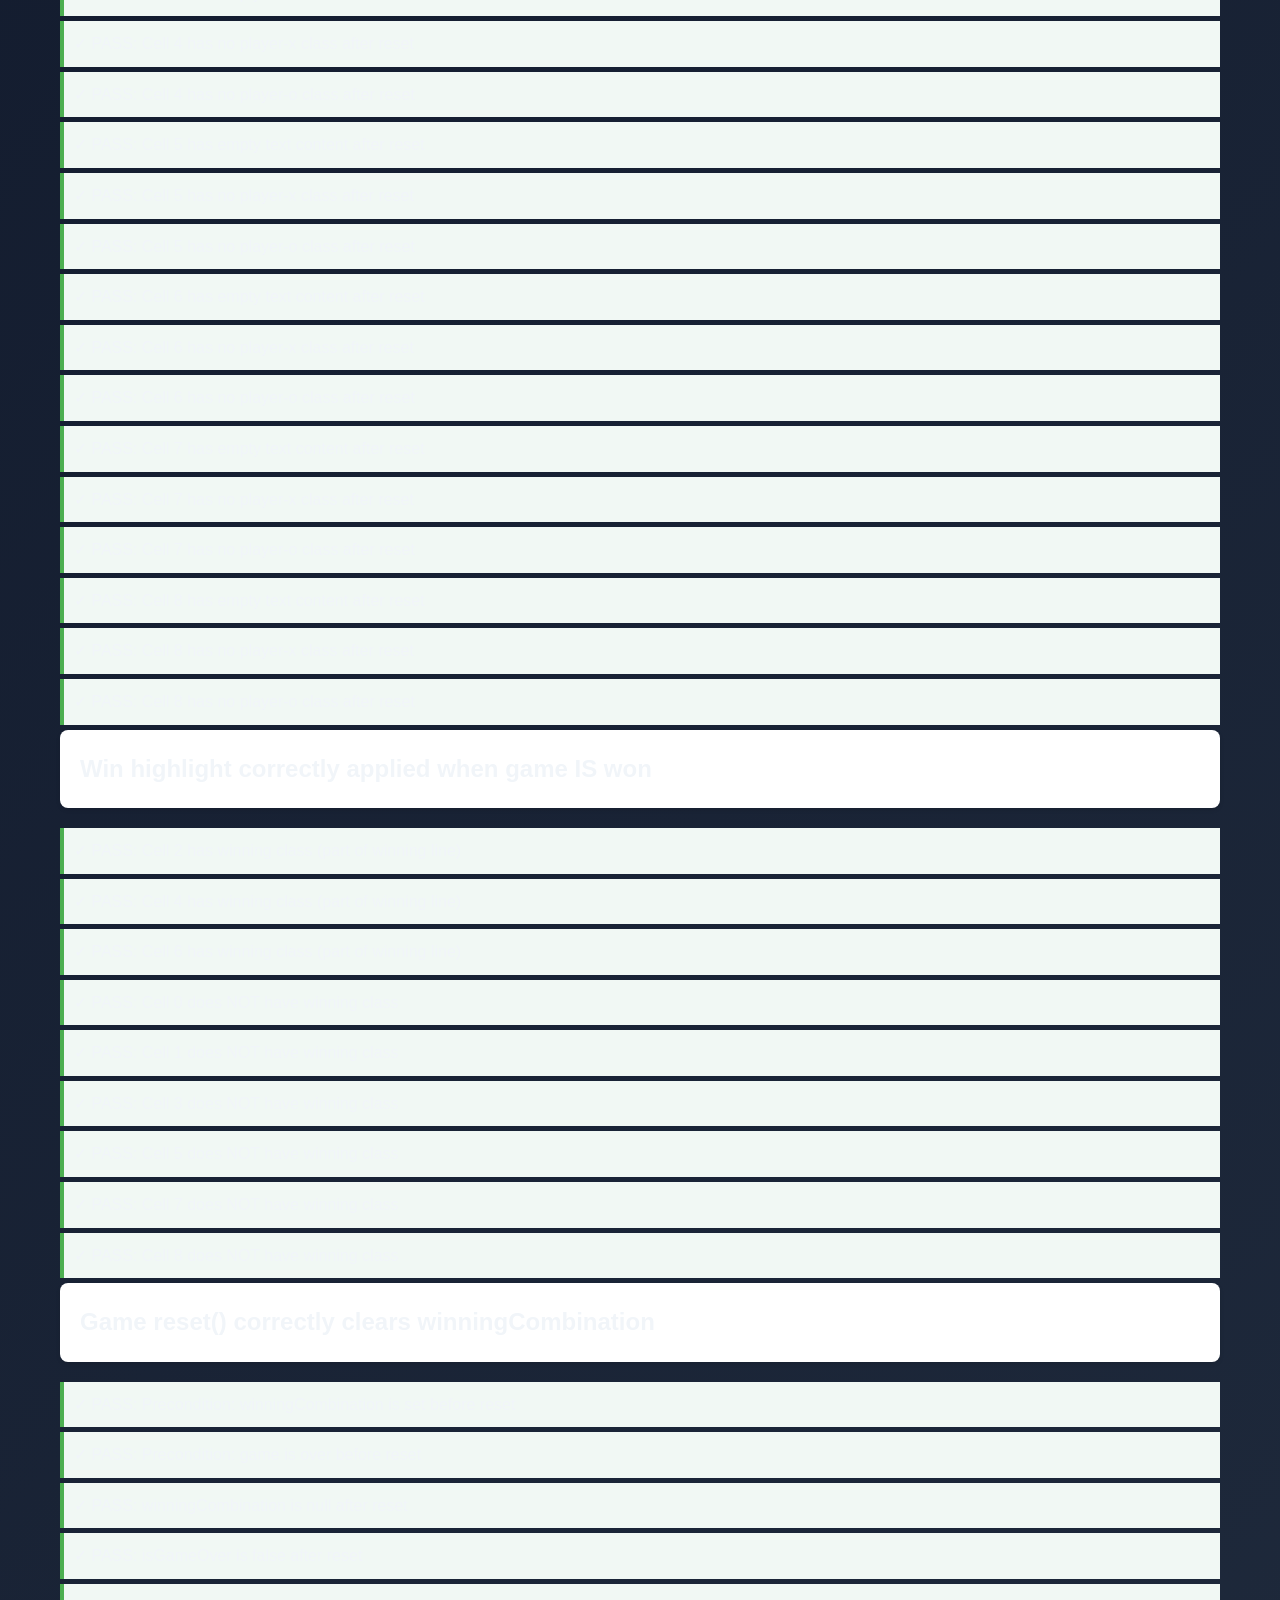
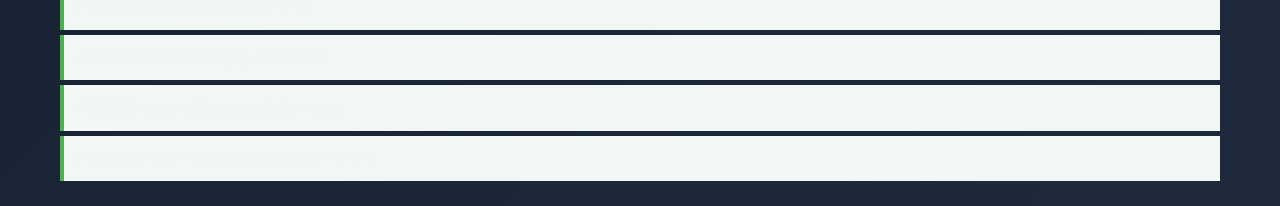
<file: tests/ui.test.html>
<!DOCTYPE html>
<html lang="en">
<head>
    <meta charset="UTF-8">
    <meta name="viewport" content="width=device-width, initial-scale=1.0">
    <title>UI Tests - Win Highlight Reset Regression</title>
    <style>
        body {
            font-family: -apple-system, BlinkMacSystemFont, 'Segoe UI', Roboto, sans-serif;
            max-width: 1200px;
            margin: 0 auto;
            padding: 20px;
            background: #f5f5f5;
        }
        h1 { color: #333; }
        .test-suite {
            background: white;
            border-radius: 8px;
            padding: 20px;
            margin-bottom: 20px;
            box-shadow: 0 2px 4px rgba(0,0,0,0.1);
        }
        .test-case {
            padding: 10px;
            margin: 5px 0;
            border-left: 4px solid #ddd;
            background: #fafafa;
        }
        .test-case.pass {
            border-left-color: #4caf50;
            background: #f1f8f4;
        }
        .test-case.fail {
            border-left-color: #f44336;
            background: #fef5f5;
        }
        .summary {
            background: #333;
            color: white;
            padding: 20px;
            border-radius: 8px;
            margin-bottom: 20px;
        }
        .summary-stat {
            display: inline-block;
            margin-right: 20px;
        }
        #test-board {
            display: none;
        }
    </style>
</head>
<body>
    <h1>UI Tests - Win Highlight Reset Regression (TEAM-1593)</h1>
    <div class="summary" id="summary"></div>
    <div id="results"></div>

    <!-- Mock game board for testing DOM manipulation -->
    <div id="test-board">
        <div id="status-message">Your turn (X)</div>
        <button class="cell" data-index="0"></button>
        <button class="cell" data-index="1"></button>
        <button class="cell" data-index="2"></button>
        <button class="cell" data-index="3"></button>
        <button class="cell" data-index="4"></button>
        <button class="cell" data-index="5"></button>
        <button class="cell" data-index="6"></button>
        <button class="cell" data-index="7"></button>
        <button class="cell" data-index="8"></button>
        <button id="new-game-btn">New Game</button>
        <button id="reset-stats-btn">Reset Stats</button>
        <div id="current-difficulty">Medium</div>
        <span id="wins">0</span>
        <span id="losses">0</span>
        <span id="draws">0</span>
        <div id="difficulty-modal" hidden aria-hidden="true">
            <button id="modal-confirm">Confirm</button>
            <button id="modal-cancel">Cancel</button>
        </div>
    </div>

    <!-- Load the CSS to test animation behavior -->
    <link rel="stylesheet" href="../css/styles.css">

    <script type="module">
        import { Game } from '../js/game.js';

        const results = document.getElementById('results');
        let passed = 0;
        let failed = 0;

        function assert(condition, message) {
            const div = document.createElement('div');
            div.className = `test-case ${condition ? 'pass' : 'fail'}`;
            div.textContent = `${condition ? '✓ PASS' : '✗ FAIL'}: ${message}`;
            results.appendChild(div);
            if (condition) {
                passed++;
            } else {
                failed++;
            }
        }

        function createTestSuite(name) {
            const div = document.createElement('div');
            div.className = 'test-suite';
            div.innerHTML = `<h2>${name}</h2>`;
            results.appendChild(div);
            return div;
        }

        // ========================================
        // Test Suite: Win Highlight Cleared on New Game
        // ========================================
        function testWinHighlightClearedOnNewGame() {
            createTestSuite('REGRESSION: Win highlight cleared when starting new game (TEAM-1593)');

            const cells = document.querySelectorAll('#test-board .cell');

            // --- Setup: Simulate a completed game with X winning on top row ---
            const game = new Game();
            // Manually set up a winning board state: X wins with [0,1,2]
            game.board = ['X', 'X', 'X', 'O', 'O', null, null, null, null];
            game.isGameOver = true;
            game.winner = 'X';
            game.winningCombination = [0, 1, 2];
            game.moveHistory = [
                { index: 0, player: 'X' },
                { index: 3, player: 'O' },
                { index: 1, player: 'X' },
                { index: 4, player: 'O' },
                { index: 2, player: 'X' }
            ];

            // Apply winning state to DOM (simulate what updateUI does after a win)
            cells.forEach((cell, index) => {
                const value = game.board[index];
                cell.textContent = value || '';
                cell.classList.remove('player-x', 'player-o', 'winning');
                if (value === 'X') cell.classList.add('player-x');
                if (value === 'O') cell.classList.add('player-o');
                if (game.winningCombination && game.winningCombination.includes(index)) {
                    cell.classList.add('winning');
                }
            });

            // --- Precondition: Verify winning highlight IS applied ---
            assert(cells[0].classList.contains('winning'), 'Precondition: cell 0 has winning class');
            assert(cells[1].classList.contains('winning'), 'Precondition: cell 1 has winning class');
            assert(cells[2].classList.contains('winning'), 'Precondition: cell 2 has winning class');
            assert(!cells[3].classList.contains('winning'), 'Precondition: cell 3 does NOT have winning class');

            // --- Action: Simulate handleNewGame() with the fix ---
            // Step 1: Force-clear winning highlight (the fix)
            cells.forEach(cell => {
                cell.classList.remove('winning');
                cell.style.animation = 'none';
            });
            // Force reflow
            void cells[0].offsetHeight;
            cells.forEach(cell => {
                cell.style.animation = '';
            });

            // Step 2: game.reset()
            game.reset();

            // Step 3: updateUI equivalent
            const state = game.getState();
            cells.forEach((cell, index) => {
                const value = state.board[index];
                cell.textContent = value || '';
                cell.disabled = value !== null || state.isGameOver;
                cell.classList.remove('player-x', 'player-o', 'winning');
                if (value === 'X') cell.classList.add('player-x');
                if (value === 'O') cell.classList.add('player-o');
                if (state.winningCombination && state.winningCombination.includes(index)) {
                    cell.classList.add('winning');
                }
            });

            // --- Assertions: No cells should have winning class ---
            let anyWinning = false;
            cells.forEach((cell, index) => {
                if (cell.classList.contains('winning')) {
                    anyWinning = true;
                    assert(false, `Cell ${index} should NOT have winning class after new game reset`);
                }
            });
            assert(!anyWinning, 'No cells have winning class after new game reset');

            // Assert inline animation style is cleared (not stuck)
            cells.forEach((cell, index) => {
                assert(cell.style.animation === '', `Cell ${index} has no inline animation style after reset`);
            });

            // Assert board is empty
            cells.forEach((cell, index) => {
                assert(cell.textContent === '', `Cell ${index} has empty text content after reset`);
                assert(!cell.classList.contains('player-x'), `Cell ${index} has no player-x class after reset`);
                assert(!cell.classList.contains('player-o'), `Cell ${index} has no player-o class after reset`);
            });
        }

        // ========================================
        // Test Suite: Win Highlight Still Works During Active Win
        // ========================================
        function testWinHighlightStillAppliedOnWin() {
            createTestSuite('Win highlight correctly applied when game IS won');

            const cells = document.querySelectorAll('#test-board .cell');

            // Reset all cells
            cells.forEach(cell => {
                cell.textContent = '';
                cell.classList.remove('player-x', 'player-o', 'winning');
                cell.style.animation = '';
            });

            // Simulate a game where O wins with diagonal [2,4,6]
            const game = new Game();
            game.board = ['X', 'X', 'O', null, 'O', null, 'O', null, 'X'];
            game.isGameOver = true;
            game.winner = 'O';
            game.winningCombination = [2, 4, 6];

            // Apply state to DOM (simulate updateUI)
            const state = game.getState();
            cells.forEach((cell, index) => {
                const value = state.board[index];
                cell.textContent = value || '';
                cell.classList.remove('player-x', 'player-o', 'winning');
                if (value === 'X') cell.classList.add('player-x');
                if (value === 'O') cell.classList.add('player-o');
                if (state.winningCombination && state.winningCombination.includes(index)) {
                    cell.classList.add('winning');
                }
            });

            // Assert winning cells ARE highlighted
            assert(cells[2].classList.contains('winning'), 'Cell 2 has winning class (part of winning line)');
            assert(cells[4].classList.contains('winning'), 'Cell 4 has winning class (part of winning line)');
            assert(cells[6].classList.contains('winning'), 'Cell 6 has winning class (part of winning line)');

            // Assert non-winning cells do NOT have highlight
            assert(!cells[0].classList.contains('winning'), 'Cell 0 does NOT have winning class');
            assert(!cells[1].classList.contains('winning'), 'Cell 1 does NOT have winning class');
            assert(!cells[3].classList.contains('winning'), 'Cell 3 does NOT have winning class');
            assert(!cells[5].classList.contains('winning'), 'Cell 5 does NOT have winning class');
            assert(!cells[7].classList.contains('winning'), 'Cell 7 does NOT have winning class');
            assert(!cells[8].classList.contains('winning'), 'Cell 8 does NOT have winning class');
        }

        // ========================================
        // Test Suite: Game Reset State is Correct
        // ========================================
        function testGameResetState() {
            createTestSuite('Game reset() correctly clears winningCombination');

            const game = new Game();
            
            // Set up a winning state
            game.board = ['X', 'X', 'X', 'O', 'O', null, null, null, null];
            game.isGameOver = true;
            game.winner = 'X';
            game.winningCombination = [0, 1, 2];

            assert(game.winningCombination !== null, 'Precondition: winningCombination is set before reset');
            assert(game.isGameOver === true, 'Precondition: game is over before reset');

            // Reset the game
            game.reset();

            assert(game.winningCombination === null, 'winningCombination is null after reset');
            assert(game.isGameOver === false, 'isGameOver is false after reset');
            assert(game.winner === null, 'winner is null after reset');
            assert(game.board.every(cell => cell === null), 'Board is empty after reset');
            assert(game.currentPlayer === 'X', 'currentPlayer is X after reset');
            assert(game.moveHistory.length === 0, 'moveHistory is empty after reset');
        }

        // ========================================
        // Run all tests
        // ========================================
        testWinHighlightClearedOnNewGame();
        testWinHighlightStillAppliedOnWin();
        testGameResetState();

        // Summary
        const summary = document.getElementById('summary');
        summary.innerHTML = `
            <span class="summary-stat"><strong>Total:</strong> ${passed + failed}</span>
            <span class="summary-stat" style="color: #4caf50;"><strong>Passed:</strong> ${passed}</span>
            <span class="summary-stat" style="color: ${failed > 0 ? '#f44336' : '#4caf50'};"><strong>Failed:</strong> ${failed}</span>
        `;

        if (failed > 0) {
            document.title = `FAILED (${failed}) - UI Tests`;
            console.error(`UI TESTS: ${failed} test(s) FAILED`);
        } else {
            document.title = `PASSED (${passed}) - UI Tests`;
            console.log(`UI TESTS: All ${passed} tests PASSED`);
        }
    </script>
</body>
</html>
</file>
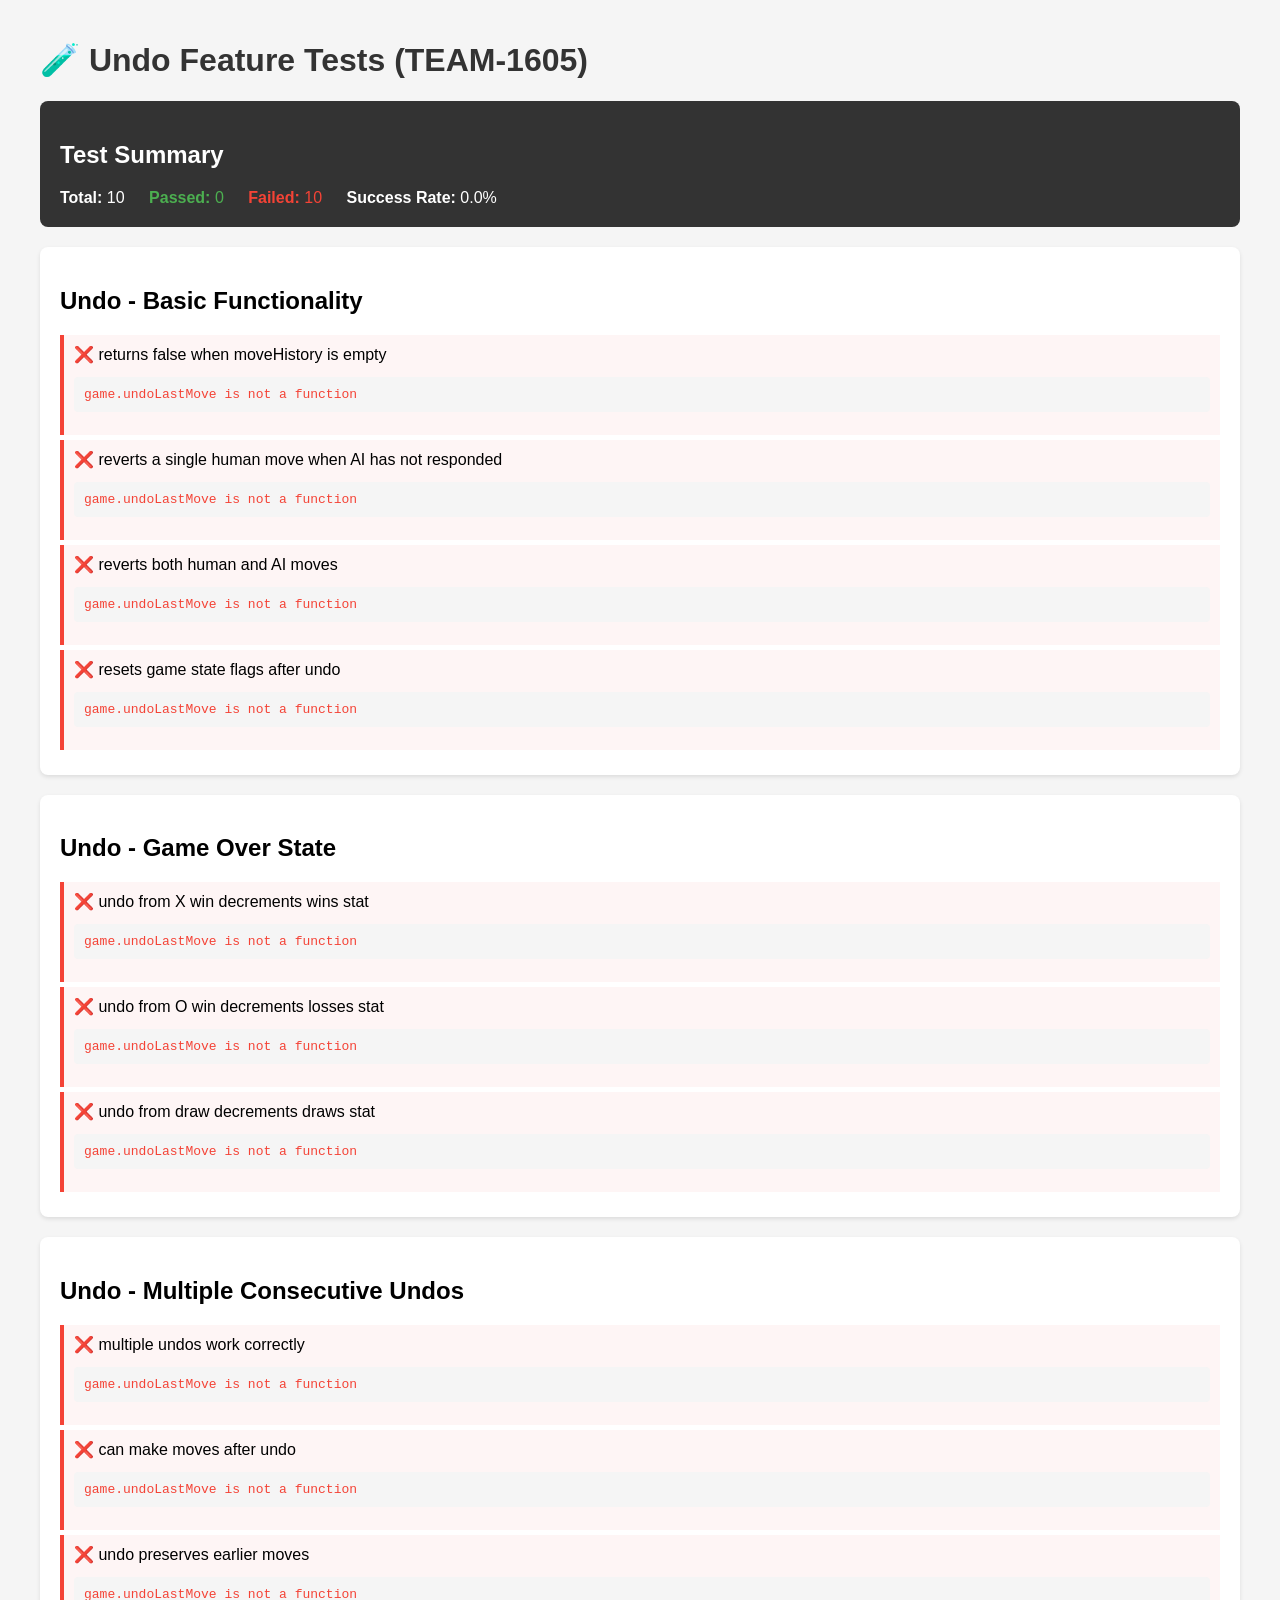
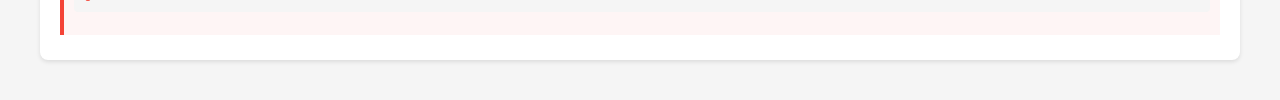
<file: tests/undo.test.html>
<!DOCTYPE html>
<html lang="en">
<head>
    <meta charset="UTF-8">
    <meta name="viewport" content="width=device-width, initial-scale=1.0">
    <title>Tic-Tac-Toe Undo Tests</title>
    <style>
        body {
            font-family: -apple-system, BlinkMacSystemFont, 'Segoe UI', Roboto, sans-serif;
            max-width: 1200px;
            margin: 0 auto;
            padding: 20px;
            background: #f5f5f5;
        }
        h1 { color: #333; }
        .test-suite {
            background: white;
            border-radius: 8px;
            padding: 20px;
            margin-bottom: 20px;
            box-shadow: 0 2px 4px rgba(0,0,0,0.1);
        }
        .test-case {
            padding: 10px;
            margin: 5px 0;
            border-left: 4px solid #ddd;
            background: #fafafa;
        }
        .test-case.pass {
            border-left-color: #4caf50;
            background: #f1f8f4;
        }
        .test-case.fail {
            border-left-color: #f44336;
            background: #fef5f5;
        }
        .summary {
            background: #333;
            color: white;
            padding: 20px;
            border-radius: 8px;
            margin-bottom: 20px;
        }
        .summary-stat {
            display: inline-block;
            margin-right: 20px;
        }
        pre {
            background: #f5f5f5;
            padding: 10px;
            border-radius: 4px;
            overflow-x: auto;
        }
        .error { color: #f44336; }
        .success { color: #4caf50; }
    </style>
</head>
<body>
    <h1>🧪 Undo Feature Tests (TEAM-1605)</h1>
    <div id="summary" class="summary">
        <h2>Test Summary</h2>
        <div id="summary-content">Running tests...</div>
    </div>
    <div id="test-results"></div>

    <script type="module">
        import { Game } from '../js/game.js';

        class TestRunner {
            constructor() {
                this.tests = [];
                this.passed = 0;
                this.failed = 0;
                this.suites = [];
            }

            suite(name, callback) {
                const suite = { name, tests: [], beforeEach: null };
                this.suites.push(suite);
                const testContext = {
                    test: (testName, testFn) => { suite.tests.push({ name: testName, fn: testFn }); },
                    beforeEach: (fn) => { suite.beforeEach = fn; }
                };
                callback(testContext);
            }

            async run() {
                const resultsDiv = document.getElementById('test-results');
                for (const suite of this.suites) {
                    const suiteDiv = document.createElement('div');
                    suiteDiv.className = 'test-suite';
                    suiteDiv.innerHTML = `<h2>${suite.name}</h2>`;
                    for (const test of suite.tests) {
                        let testState = {};
                        if (suite.beforeEach) { testState = suite.beforeEach(); }
                        const testDiv = document.createElement('div');
                        testDiv.className = 'test-case';
                        try {
                            await test.fn(testState);
                            testDiv.classList.add('pass');
                            testDiv.innerHTML = `✅ ${test.name}`;
                            this.passed++;
                        } catch (error) {
                            testDiv.classList.add('fail');
                            testDiv.innerHTML = `❌ ${test.name}<pre class="error">${error.message}</pre>`;
                            this.failed++;
                        }
                        suiteDiv.appendChild(testDiv);
                    }
                    resultsDiv.appendChild(suiteDiv);
                }
                this.displaySummary();
            }

            displaySummary() {
                const total = this.passed + this.failed;
                const percentage = total > 0 ? ((this.passed / total) * 100).toFixed(1) : 0;
                document.getElementById('summary-content').innerHTML = `
                    <div class="summary-stat"><strong>Total:</strong> ${total}</div>
                    <div class="summary-stat success"><strong>Passed:</strong> ${this.passed}</div>
                    <div class="summary-stat error"><strong>Failed:</strong> ${this.failed}</div>
                    <div class="summary-stat"><strong>Success Rate:</strong> ${percentage}%</div>
                `;
            }
        }

        function assertEqual(actual, expected, message) {
            if (actual !== expected) throw new Error(message || `Expected ${expected} but got ${actual}`);
        }
        function assertTrue(value, message) { if (value !== true) throw new Error(message || 'Expected true'); }
        function assertFalse(value, message) { if (value !== false) throw new Error(message || 'Expected false'); }
        function assertNull(value, message) { if (value !== null) throw new Error(message || `Expected null but got ${value}`); }

        const runner = new TestRunner();

        // ===========================
        // Basic Undo Functionality
        // ===========================
        runner.suite('Undo - Basic Functionality', ({ test, beforeEach }) => {
            beforeEach(() => {
                const game = new Game();
                localStorage.removeItem('tic-tac-toe-stats');
                game.stats = { wins: 0, losses: 0, draws: 0 };
                return { game };
            });

            test('returns false when moveHistory is empty', ({ game }) => {
                const result = game.undoLastMove();
                assertFalse(result, 'undoLastMove should return false when no moves exist');
            });

            test('reverts a single human move when AI has not responded', ({ game }) => {
                game.makeMove(4, 'X'); // Human moves to center
                const result = game.undoLastMove();
                assertTrue(result, 'undoLastMove should return true');
                assertNull(game.board[4], 'Cell 4 should be null after undo');
                assertEqual(game.moveHistory.length, 0, 'moveHistory should be empty');
                assertEqual(game.currentPlayer, 'X', 'currentPlayer should be X');
            });

            test('reverts both human and AI moves', ({ game }) => {
                game.makeMove(0, 'X'); // Human at 0
                game.makeMove(4, 'O'); // AI at 4

                const result = game.undoLastMove();
                assertTrue(result, 'undoLastMove should return true');
                assertNull(game.board[0], 'Cell 0 should be null after undo');
                assertNull(game.board[4], 'Cell 4 should be null after undo');
                assertEqual(game.moveHistory.length, 0, 'moveHistory should be empty');
                assertEqual(game.currentPlayer, 'X', 'currentPlayer should be X');
            });

            test('resets game state flags after undo', ({ game }) => {
                game.makeMove(0, 'X');
                game.makeMove(4, 'O');
                game.undoLastMove();

                assertFalse(game.isGameOver, 'isGameOver should be false');
                assertNull(game.winner, 'winner should be null');
                assertEqual(game.winningCombination, null, 'winningCombination should be null');
            });
        });

        // ===========================
        // Undo from Game Over State
        // ===========================
        runner.suite('Undo - Game Over State', ({ test, beforeEach }) => {
            beforeEach(() => {
                const game = new Game();
                localStorage.removeItem('tic-tac-toe-stats');
                game.stats = { wins: 0, losses: 0, draws: 0 };
                return { game };
            });

            test('undo from X win decrements wins stat', ({ game }) => {
                // Set up X winning scenario (top row)
                game.makeMove(0, 'X');
                game.makeMove(3, 'O');
                game.makeMove(1, 'X');
                game.makeMove(4, 'O');
                game.makeMove(2, 'X'); // X wins with top row

                assertTrue(game.isGameOver, 'Game should be over');
                assertEqual(game.winner, 'X', 'X should be winner');
                assertEqual(game.stats.wins, 1, 'Wins should be 1');

                game.undoLastMove();
                assertEqual(game.stats.wins, 0, 'Wins should be 0 after undo');
                assertFalse(game.isGameOver, 'Game should not be over after undo');
            });

            test('undo from O win decrements losses stat', ({ game }) => {
                // Set up O winning scenario (middle row: 3, 4, 5)
                game.makeMove(0, 'X');
                game.makeMove(3, 'O');
                game.makeMove(1, 'X');
                game.makeMove(4, 'O');
                game.makeMove(8, 'X');
                game.makeMove(5, 'O'); // O wins with middle row

                assertTrue(game.isGameOver, 'Game should be over');
                assertEqual(game.winner, 'O', 'O should be winner');
                assertEqual(game.stats.losses, 1, 'Losses should be 1');

                game.undoLastMove();
                assertEqual(game.stats.losses, 0, 'Losses should be 0 after undo');
                assertFalse(game.isGameOver, 'Game should not be over after undo');
            });

            test('undo from draw decrements draws stat', ({ game }) => {
                // Set up draw scenario
                // X O X
                // X X O
                // O X O
                game.makeMove(0, 'X');
                game.makeMove(1, 'O');
                game.makeMove(2, 'X');
                game.makeMove(5, 'O');
                game.makeMove(3, 'X');
                game.makeMove(6, 'O');
                game.makeMove(4, 'X');
                game.makeMove(8, 'O');
                game.makeMove(7, 'X'); // Draw

                assertTrue(game.isGameOver, 'Game should be over');
                assertEqual(game.winner, 'draw', 'Should be a draw');
                assertEqual(game.stats.draws, 1, 'Draws should be 1');

                game.undoLastMove();
                assertEqual(game.stats.draws, 0, 'Draws should be 0 after undo');
                assertFalse(game.isGameOver, 'Game should not be over after undo');
            });
        });

        // ===========================
        // Multiple Consecutive Undos
        // ===========================
        runner.suite('Undo - Multiple Consecutive Undos', ({ test, beforeEach }) => {
            beforeEach(() => {
                const game = new Game();
                localStorage.removeItem('tic-tac-toe-stats');
                game.stats = { wins: 0, losses: 0, draws: 0 };
                return { game };
            });

            test('multiple undos work correctly', ({ game }) => {
                game.makeMove(0, 'X');
                game.makeMove(4, 'O');
                game.makeMove(1, 'X');
                game.makeMove(5, 'O');

                // First undo: removes move pair (1,X) and (5,O)
                game.undoLastMove();
                assertEqual(game.moveHistory.length, 2, 'Should have 2 moves after first undo');
                assertNull(game.board[1], 'Cell 1 should be null');
                assertNull(game.board[5], 'Cell 5 should be null');

                // Second undo: removes move pair (0,X) and (4,O)
                game.undoLastMove();
                assertEqual(game.moveHistory.length, 0, 'Should have 0 moves after second undo');
                assertNull(game.board[0], 'Cell 0 should be null');
                assertNull(game.board[4], 'Cell 4 should be null');

                // Third undo: should return false
                const result = game.undoLastMove();
                assertFalse(result, 'Third undo should return false');
            });

            test('can make moves after undo', ({ game }) => {
                game.makeMove(0, 'X');
                game.makeMove(4, 'O');
                game.undoLastMove();

                // Should be able to make a new move
                const success = game.makeMove(8, 'X');
                assertTrue(success, 'Should be able to make move after undo');
                assertEqual(game.board[8], 'X', 'Cell 8 should be X');
                assertEqual(game.moveHistory.length, 1, 'Should have 1 move');
            });

            test('undo preserves earlier moves', ({ game }) => {
                game.makeMove(0, 'X');
                game.makeMove(4, 'O');
                game.makeMove(2, 'X');
                game.makeMove(6, 'O');

                // Undo last pair
                game.undoLastMove();

                // Earlier moves should remain
                assertEqual(game.board[0], 'X', 'Cell 0 should still be X');
                assertEqual(game.board[4], 'O', 'Cell 4 should still be O');
                assertEqual(game.moveHistory.length, 2, 'Should have 2 moves remaining');
            });
        });

        console.log('🚀 Starting undo tests...');
        await runner.run();
        console.log('✅ Undo tests complete!');
    </script>
</body>
</html>
</file>
<file: css/styles.css>
/* ===========================
   CSS Reset & Base Styles
   =========================== */
* {
    margin: 0;
    padding: 0;
    box-sizing: border-box;
}

:root {
    /* Color Palette */
    --primary-color: #6366f1;
    --primary-hover: #4f46e5;
    --primary-active: #4338ca;
    --secondary-color: #64748b;
    --secondary-hover: #475569;
    
    --bg-color: #0f172a;
    --surface-color: #1e293b;
    --surface-hover: #334155;
    
    --text-primary: #f1f5f9;
    --text-secondary: #cbd5e1;
    --text-muted: #94a3b8;
    
    --success-color: #10b981;
    --danger-color: #ef4444;
    --warning-color: #f59e0b;
    
    --border-radius: 12px;
    --border-radius-sm: 8px;
    --transition: all 0.3s cubic-bezier(0.4, 0, 0.2, 1);
    
    /* Difficulty Colors */
    --easy-color: #10b981;
    --medium-color: #f59e0b;
    --hard-color: #ef4444;
    
    /* Spacing */
    --spacing-xs: 0.5rem;
    --spacing-sm: 1rem;
    --spacing-md: 1.5rem;
    --spacing-lg: 2rem;
    --spacing-xl: 3rem;

    /* Streak Feature */
    --streak-color: #f59e0b;
    --streak-glow: rgba(245, 158, 11, 0.3);
    --streak-glow-intense: rgba(245, 158, 11, 0.5);
    --streak-tier1-color: #10b981;
    --streak-tier2-color: #f59e0b;
    --streak-tier3-color: #fbbf24;
}

body {
    font-family: -apple-system, BlinkMacSystemFont, 'Segoe UI', Roboto, Oxygen, Ubuntu, Cantarell, sans-serif;
    background: linear-gradient(135deg, #0f172a 0%, #1e293b 100%);
    color: var(--text-primary);
    min-height: 100vh;
    line-height: 1.6;
    -webkit-font-smoothing: antialiased;
    -moz-osx-font-smoothing: grayscale;
}

/* ===========================
   Container & Layout
   =========================== */
.container {
    max-width: 900px;
    margin: 0 auto;
    padding: var(--spacing-lg);
    min-height: 100vh;
    display: flex;
    flex-direction: column;
}

header {
    text-align: center;
    margin-bottom: var(--spacing-xl);
    animation: fadeInDown 0.6s ease-out;
}

header h1 {
    font-size: clamp(2rem, 5vw, 3rem);
    font-weight: 700;
    background: linear-gradient(135deg, var(--primary-color), #8b5cf6);
    -webkit-background-clip: text;
    -webkit-text-fill-color: transparent;
    background-clip: text;
    margin-bottom: var(--spacing-xs);
}

.subtitle {
    color: var(--text-secondary);
    font-size: 1.1rem;
}

main {
    flex: 1;
    display: flex;
    flex-direction: column;
    gap: var(--spacing-lg);
}

footer {
    text-align: center;
    padding: var(--spacing-lg) 0;
    color: var(--text-muted);
    font-size: 0.9rem;
}

/* ===========================
   Difficulty Selector
   =========================== */
.difficulty-selector {
    background: var(--surface-color);
    border-radius: var(--border-radius);
    padding: var(--spacing-lg);
    box-shadow: 0 4px 6px rgba(0, 0, 0, 0.3);
    animation: fadeInUp 0.6s ease-out;
}

.difficulty-selector h2 {
    font-size: 1.5rem;
    margin-bottom: var(--spacing-md);
    text-align: center;
    color: var(--text-primary);
}

.difficulty-options {
    display: grid;
    grid-template-columns: repeat(auto-fit, minmax(150px, 1fr));
    gap: var(--spacing-sm);
    margin-bottom: var(--spacing-md);
}

.difficulty-btn {
    background: var(--bg-color);
    border: 2px solid transparent;
    border-radius: var(--border-radius-sm);
    padding: var(--spacing-md);
    cursor: pointer;
    transition: var(--transition);
    display: flex;
    flex-direction: column;
    align-items: center;
    gap: var(--spacing-xs);
    position: relative;
    overflow: hidden;
}

.difficulty-btn::before {
    content: '';
    position: absolute;
    top: 0;
    left: 0;
    right: 0;
    bottom: 0;
    background: linear-gradient(135deg, transparent, rgba(255, 255, 255, 0.05));
    opacity: 0;
    transition: var(--transition);
}

.difficulty-btn:hover::before {
    opacity: 1;
}

.difficulty-btn:hover {
    transform: translateY(-2px);
    box-shadow: 0 4px 12px rgba(0, 0, 0, 0.4);
}

.difficulty-btn:focus {
    outline: 2px solid var(--primary-color);
    outline-offset: 2px;
}

.difficulty-btn.active {
    border-color: var(--primary-color);
    background: rgba(99, 102, 241, 0.1);
    box-shadow: 0 0 0 4px rgba(99, 102, 241, 0.2);
}

.difficulty-btn[data-difficulty="easy"]:hover,
.difficulty-btn[data-difficulty="easy"].active {
    border-color: var(--easy-color);
}

.difficulty-btn[data-difficulty="medium"]:hover,
.difficulty-btn[data-difficulty="medium"].active {
    border-color: var(--medium-color);
}

.difficulty-btn[data-difficulty="hard"]:hover,
.difficulty-btn[data-difficulty="hard"].active {
    border-color: var(--hard-color);
}

.difficulty-icon {
    font-size: 2rem;
    margin-bottom: var(--spacing-xs);
}

.difficulty-name {
    font-size: 1.2rem;
    font-weight: 600;
    color: var(--text-primary);
}

.difficulty-desc {
    font-size: 0.85rem;
    color: var(--text-secondary);
}

.difficulty-info {
    text-align: center;
    color: var(--text-secondary);
    font-size: 0.95rem;
}

#current-difficulty {
    color: var(--primary-color);
    font-weight: 600;
    text-transform: capitalize;
}

/* ===========================
   Game Section
   =========================== */
.game-section {
    background: var(--surface-color);
    border-radius: var(--border-radius);
    padding: var(--spacing-lg);
    box-shadow: 0 4px 6px rgba(0, 0, 0, 0.3);
    animation: fadeInUp 0.6s ease-out 0.1s both;
}

.game-status {
    text-align: center;
    margin-bottom: var(--spacing-md);
    min-height: 2rem;
}

#status-message {
    font-size: 1.2rem;
    font-weight: 600;
    color: var(--text-primary);
}

/* ===========================
   Game Board
   =========================== */
.game-board {
    display: grid;
    grid-template-columns: repeat(3, 1fr);
    gap: var(--spacing-sm);
    max-width: 400px;
    margin: 0 auto var(--spacing-lg);
    aspect-ratio: 1;
}

.cell {
    background: var(--bg-color);
    border: 2px solid var(--surface-hover);
    border-radius: var(--border-radius-sm);
    font-size: clamp(2rem, 8vw, 3rem);
    font-weight: 700;
    color: var(--text-primary);
    cursor: pointer;
    transition: var(--transition);
    display: flex;
    align-items: center;
    justify-content: center;
    position: relative;
    overflow: hidden;
}

.cell::before {
    content: '';
    position: absolute;
    top: 0;
    left: 0;
    right: 0;
    bottom: 0;
    background: linear-gradient(135deg, transparent, rgba(255, 255, 255, 0.05));
    opacity: 0;
    transition: var(--transition);
}

.cell:hover:not(:disabled)::before {
    opacity: 1;
}

.cell:hover:not(:disabled) {
    transform: scale(1.05);
    border-color: var(--primary-color);
    box-shadow: 0 0 20px rgba(99, 102, 241, 0.3);
}

.cell:focus {
    outline: 2px solid var(--primary-color);
    outline-offset: 2px;
}

.cell:disabled {
    cursor: not-allowed;
    opacity: 0.8;
}

.cell.winning {
    background: rgba(16, 185, 129, 0.2);
    border-color: var(--success-color);
    animation: pulse 0.6s ease-in-out;
}

.cell.player-x {
    color: var(--primary-color);
}

.cell.player-o {
    color: var(--warning-color);
}

/* ===========================
   Game Controls
   =========================== */
.game-controls {
    display: flex;
    gap: var(--spacing-sm);
    justify-content: center;
    margin-bottom: var(--spacing-lg);
    flex-wrap: wrap;
}

.btn {
    padding: 0.75rem 1.5rem;
    border: none;
    border-radius: var(--border-radius-sm);
    font-size: 1rem;
    font-weight: 600;
    cursor: pointer;
    transition: var(--transition);
    display: inline-flex;
    align-items: center;
    gap: var(--spacing-xs);
}

.btn:focus {
    outline: 2px solid var(--primary-color);
    outline-offset: 2px;
}

.btn-primary {
    background: var(--primary-color);
    color: white;
}

.btn-primary:hover {
    background: var(--primary-hover);
    transform: translateY(-2px);
    box-shadow: 0 4px 12px rgba(99, 102, 241, 0.4);
}

.btn-primary:active {
    background: var(--primary-active);
    transform: translateY(0);
}

.btn-secondary {
    background: var(--secondary-color);
    color: white;
}

.btn-secondary:hover {
    background: var(--secondary-hover);
    transform: translateY(-2px);
    box-shadow: 0 4px 12px rgba(100, 116, 139, 0.4);
}

/* ===========================
   Scoreboard
   =========================== */
.scoreboard {
    display: grid;
    grid-template-columns: repeat(3, 1fr);
    gap: var(--spacing-sm);
    max-width: 400px;
    margin: 0 auto;
}

.score-item {
    background: var(--bg-color);
    border-radius: var(--border-radius-sm);
    padding: var(--spacing-md);
    text-align: center;
    border: 2px solid var(--surface-hover);
}

.score-label {
    display: block;
    font-size: 0.85rem;
    color: var(--text-secondary);
    margin-bottom: var(--spacing-xs);
    text-transform: uppercase;
    letter-spacing: 0.5px;
}

.score-value {
    display: block;
    font-size: 1.8rem;
    font-weight: 700;
    color: var(--primary-color);
}

/* ===========================
   Streak Counter
   =========================== */
.streak-counter {
    display: flex;
    justify-content: space-between;
    align-items: center;
    background: var(--bg-color);
    border: 2px solid var(--surface-hover);
    border-radius: var(--border-radius-sm);
    padding: 1rem 1.5rem;
    margin-top: var(--spacing-sm);
    max-width: 400px;
    margin-left: auto;
    margin-right: auto;
    opacity: 0;
    visibility: hidden;
    transition: opacity 0.3s ease, visibility 0.3s ease, border-color 0.3s ease, box-shadow 0.3s ease;
}

.streak-counter.visible {
    opacity: 1;
    visibility: visible;
}

.streak-current,
.streak-best {
    display: flex;
    align-items: center;
    gap: 0.5rem;
}

.streak-icon {
    font-size: 1.2rem;
}

.streak-label {
    font-size: 0.85rem;
    font-weight: 400;
    color: var(--text-secondary);
}

.streak-counter .streak-value {
    font-size: 1.4rem;
    font-weight: 700;
    color: var(--streak-color);
}

.streak-best .streak-value {
    color: var(--text-muted);
}

/* Streak Tier States */
.streak-counter.tier-1 {
    border-color: var(--streak-tier1-color);
}

.streak-counter.tier-1 .streak-current .streak-value {
    animation: streakPulse 0.6s ease-in-out;
}

.streak-counter.tier-2 {
    border-color: var(--streak-tier2-color);
    box-shadow: 0 0 15px var(--streak-glow);
    animation: streakShake 0.3s ease-in-out;
}

.streak-counter.tier-3 {
    box-shadow: 0 0 25px var(--streak-glow-intense);
    animation: gradientBorder 3s linear infinite, streakShake 0.3s ease-in-out;
}

.streak-counter.tier-3 .streak-current .streak-value {
    background: linear-gradient(135deg, #f59e0b, #fbbf24);
    -webkit-background-clip: text;
    -webkit-text-fill-color: transparent;
    background-clip: text;
}

/* ===========================
   Modal
   =========================== */
.modal {
    position: fixed;
    top: 0;
    left: 0;
    right: 0;
    bottom: 0;
    background: rgba(0, 0, 0, 0.8);
    display: flex;
    align-items: center;
    justify-content: center;
    z-index: 1000;
    animation: fadeIn 0.3s ease-out;
    padding: var(--spacing-md);
}

.modal[hidden] {
    display: none;
}

.modal-content {
    background: var(--surface-color);
    border-radius: var(--border-radius);
    padding: var(--spacing-lg);
    max-width: 400px;
    width: 100%;
    box-shadow: 0 20px 60px rgba(0, 0, 0, 0.5);
    animation: slideUp 0.3s ease-out;
}

.modal-content h3 {
    margin-bottom: var(--spacing-md);
    font-size: 1.5rem;
    color: var(--text-primary);
}

.modal-content p {
    margin-bottom: var(--spacing-lg);
    color: var(--text-secondary);
}

.modal-actions {
    display: flex;
    gap: var(--spacing-sm);
    justify-content: flex-end;
}

/* ===========================
   Animations
   =========================== */
@keyframes fadeIn {
    from {
        opacity: 0;
    }
    to {
        opacity: 1;
    }
}

@keyframes fadeInDown {
    from {
        opacity: 0;
        transform: translateY(-20px);
    }
    to {
        opacity: 1;
        transform: translateY(0);
    }
}

@keyframes fadeInUp {
    from {
        opacity: 0;
        transform: translateY(20px);
    }
    to {
        opacity: 1;
        transform: translateY(0);
    }
}

@keyframes slideUp {
    from {
        opacity: 0;
        transform: translateY(30px) scale(0.95);
    }
    to {
        opacity: 1;
        transform: translateY(0) scale(1);
    }
}

@keyframes pulse {
    0%, 100% {
        transform: scale(1);
    }
    50% {
        transform: scale(1.05);
    }
}

@keyframes streakPulse {
    0%, 100% { transform: scale(1); }
    50% { transform: scale(1.15); }
}

@keyframes streakShake {
    0%, 100% { transform: translateX(0); }
    20% { transform: translateX(-2px); }
    40% { transform: translateX(2px); }
    60% { transform: translateX(-1px); }
    80% { transform: translateX(1px); }
}

@keyframes streakGlow {
    0% { box-shadow: 0 0 5px var(--streak-glow); }
    50% { box-shadow: 0 0 20px var(--streak-glow), 0 0 40px var(--streak-glow); }
    100% { box-shadow: 0 0 5px var(--streak-glow); }
}

@keyframes gradientBorder {
    0% { border-color: #6366f1; }
    25% { border-color: #f59e0b; }
    50% { border-color: #fbbf24; }
    75% { border-color: #10b981; }
    100% { border-color: #6366f1; }
}

/* ===========================
   Responsive Design
   =========================== */
@media (max-width: 768px) {
    .container {
        padding: var(--spacing-md);
    }
    
    .difficulty-options {
        grid-template-columns: 1fr;
    }
    
    .game-board {
        max-width: 100%;
    }
    
    .cell {
        font-size: 2rem;
    }
    
    .game-controls {
        flex-direction: column;
    }
    
    .btn {
        width: 100%;
    }

    .streak-counter {
        max-width: 100%;
    }
}

@media (max-width: 480px) {
    header h1 {
        font-size: 1.8rem;
    }
    
    .subtitle {
        font-size: 1rem;
    }
    
    .difficulty-selector,
    .game-section {
        padding: var(--spacing-md);
    }
    
    .cell {
        font-size: 1.5rem;
    }

    .streak-counter {
        padding: 0.75rem 1rem;
    }

    .streak-counter .streak-value {
        font-size: 1.2rem;
    }

    .streak-counter .streak-label {
        font-size: 0.75rem;
    }

    .streak-counter .streak-icon {
        font-size: 1rem;
    }
}

/* ===========================
   Accessibility
   =========================== */
@media (prefers-reduced-motion: reduce) {
    *,
    *::before,
    *::after {
        animation-duration: 0.01ms !important;
        animation-iteration-count: 1 !important;
        transition-duration: 0.01ms !important;
    }

    .streak-counter {
        animation: none !important;
        transition: none !important;
    }
}

/* High contrast mode support */
@media (prefers-contrast: high) {
    .cell {
        border-width: 3px;
    }
    
    .difficulty-btn.active {
        border-width: 3px;
    }
}

/* Focus visible for keyboard navigation */
:focus-visible {
    outline: 3px solid var(--primary-color);
    outline-offset: 2px;
}

/* Screen reader only content */
.sr-only {
    position: absolute;
    width: 1px;
    height: 1px;
    padding: 0;
    margin: -1px;
    overflow: hidden;
    clip: rect(0, 0, 0, 0);
    white-space: nowrap;
    border-width: 0;
}
</file>
